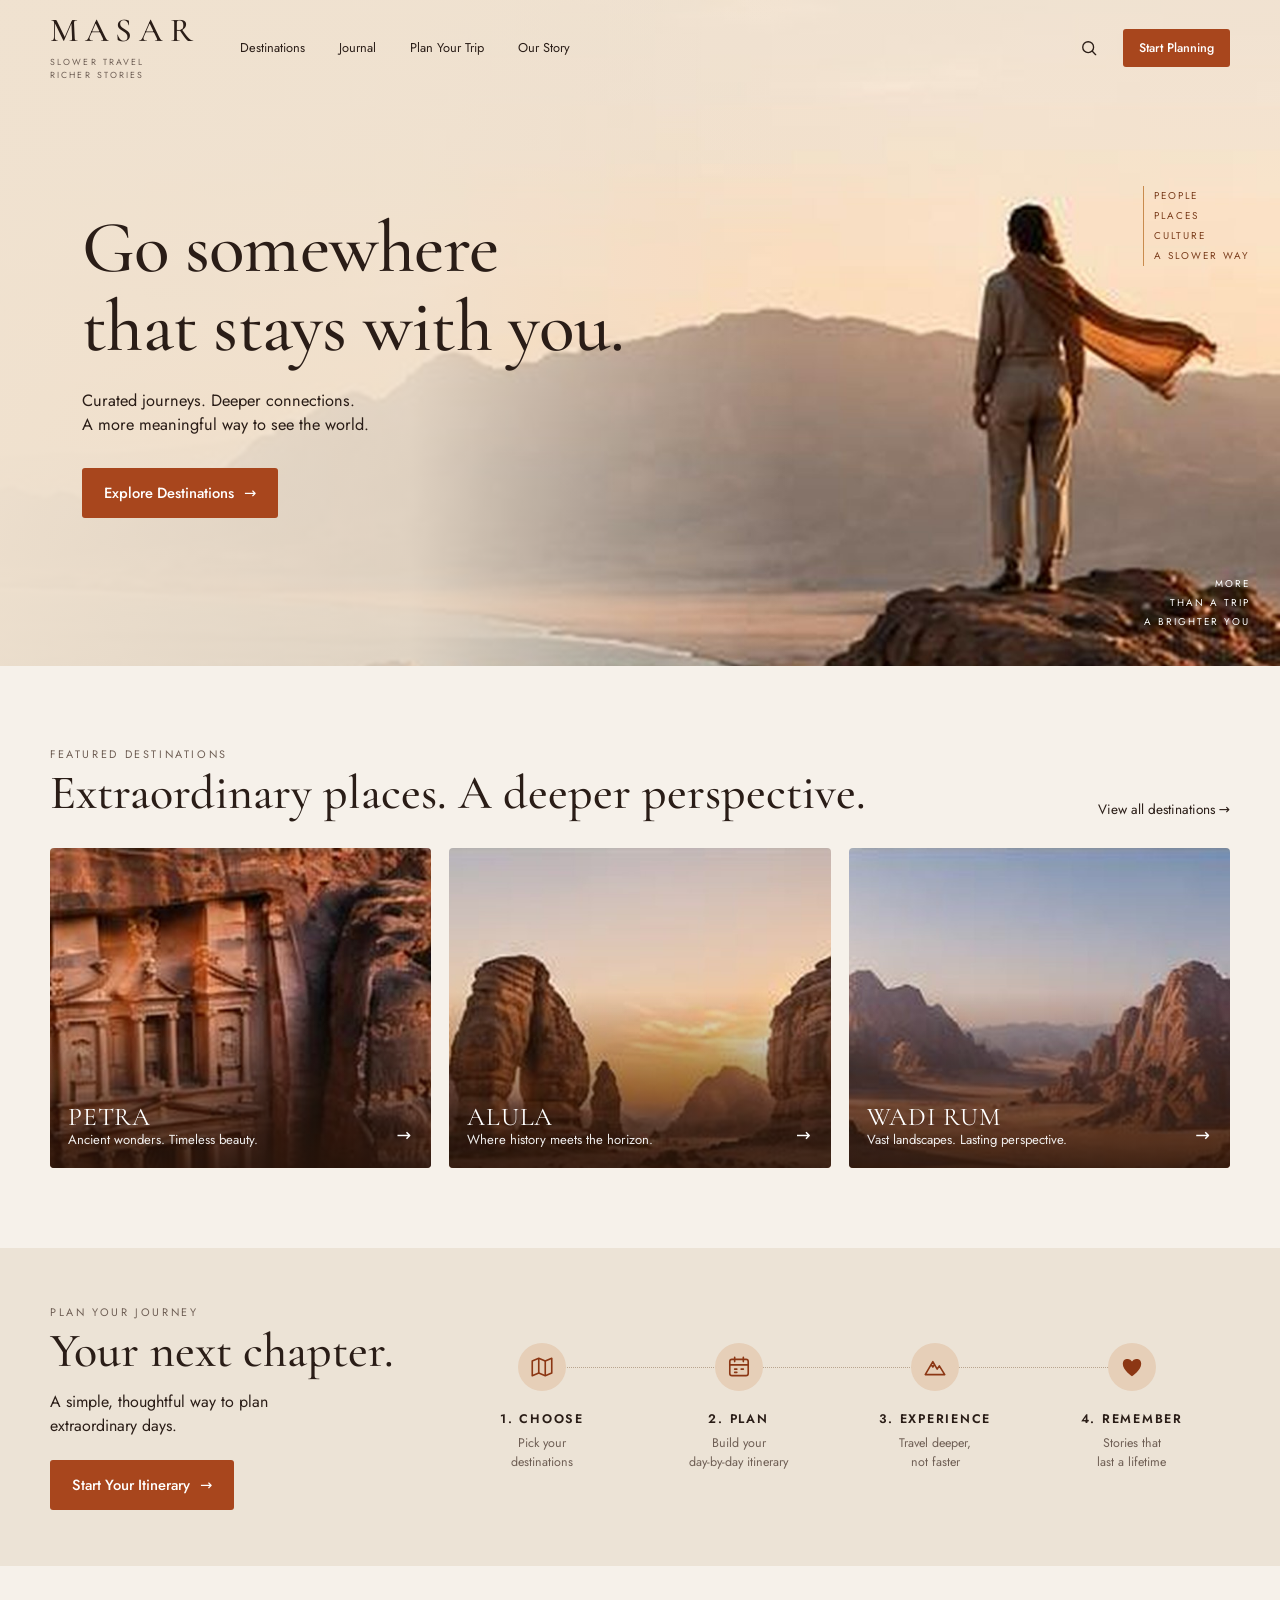
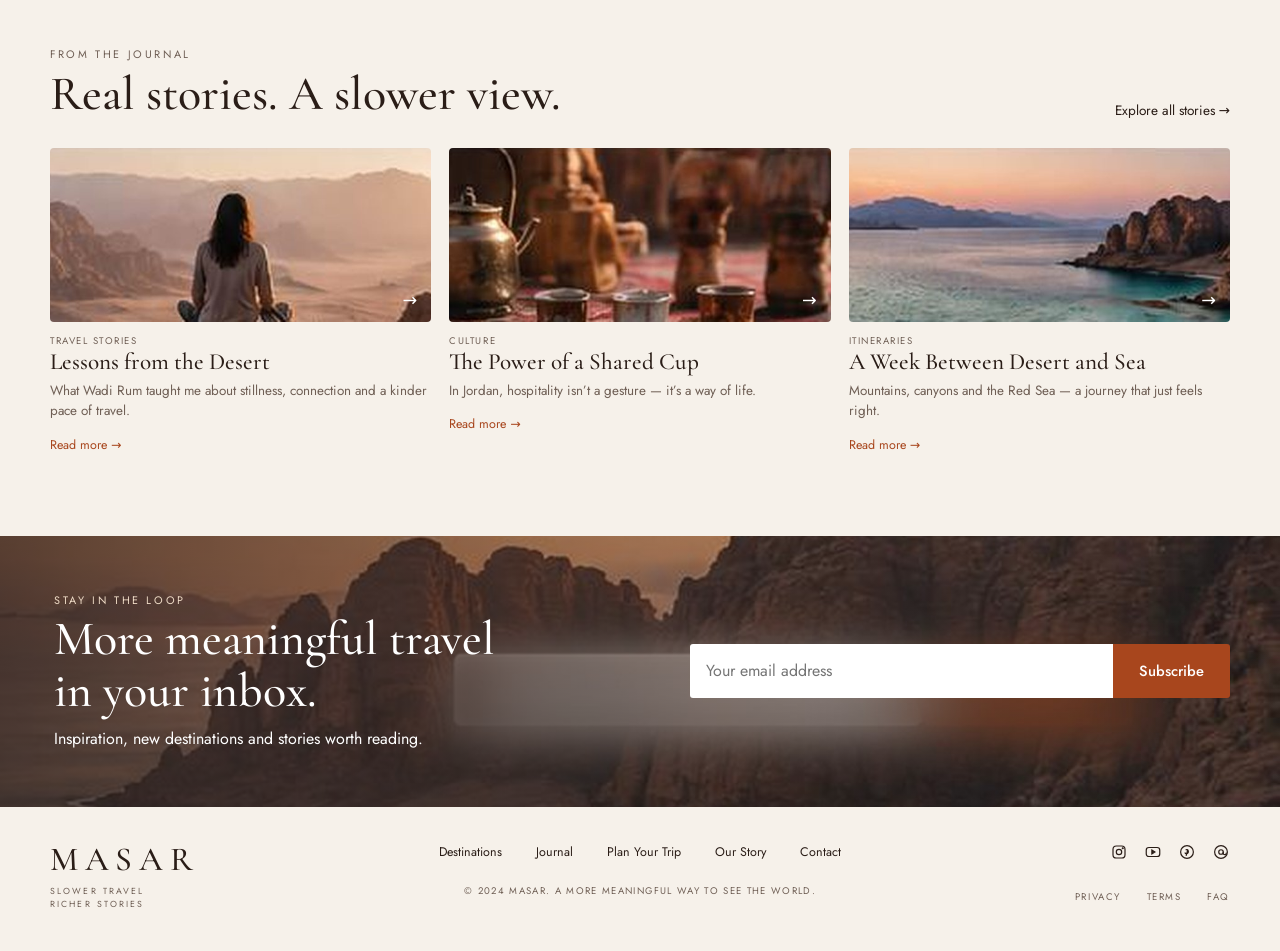
<file: projects/masar/index.html>
<!DOCTYPE html>
<html lang="en">
<head>
<meta charset="utf-8">
<meta name="viewport" content="width=device-width, initial-scale=1">
<title>MASAR — Slower travel, richer stories</title>
<link rel="icon" href="../../favicon.ico?v=2" type="image/x-icon">
<meta name="description" content="MASAR is an editorial slow-travel concept: curated journeys through Petra, AlUla and Wadi Rum, with a simple itinerary planner.">
<link rel="preconnect" href="https://fonts.googleapis.com">
<link rel="preconnect" href="https://fonts.gstatic.com" crossorigin>
<link href="https://fonts.googleapis.com/css2?family=Cormorant+Garamond:wght@400;500;600&family=Jost:wght@300;400;500;600&display=swap" rel="stylesheet">
<link rel="stylesheet" href="styles.css">
</head>
<body>
<a class="skip" href="#main">Skip to content</a>

<header class="site-header" id="header">
  <div class="wrap header-in">
    <a class="logo" href="#top" aria-label="MASAR home"><span class="logo-name">MASAR</span><span class="logo-tag">Slower travel<br>Richer stories</span></a>
    <nav class="nav" id="nav" aria-label="Primary">
      <a href="#destinations">Destinations</a>
      <a href="#journal">Journal</a>
      <a href="#plan">Plan Your Trip</a>
      <a href="#story">Our Story</a>
      <button class="btn btn-sm nav-cta" data-open-planner>Start Planning</button>
    </nav>
    <div class="header-actions">
      <button class="icon-btn" id="searchBtn" aria-label="Search destinations"><svg viewBox="0 0 24 24" width="20" height="20" fill="none" stroke="currentColor" stroke-width="1.6" stroke-linecap="round"><circle cx="11" cy="11" r="6.5"/><path d="m16 16 4 4"/></svg></button>
      <button class="btn btn-sm header-cta" data-open-planner>Start Planning</button>
      <button class="icon-btn burger" id="burger" aria-label="Open menu" aria-expanded="false" aria-controls="nav"><span></span><span></span><span></span></button>
    </div>
  </div>
  <form class="search" id="search" hidden role="search">
    <div class="wrap"><label class="sr" for="q">Search destinations</label><input id="q" type="search" placeholder="Search Petra, AlUla, Wadi Rum…" autocomplete="off"><div class="search-res" id="searchRes" aria-live="polite"></div></div>
  </form>
</header>

<main id="main">
<section class="hero" id="top">
  <div class="wrap hero-in">
    <h1>Go somewhere<br>that stays with you.</h1>
    <p class="lead">Curated journeys. Deeper connections.<br>A more meaningful way to see the world.</p>
    <a class="btn" href="#destinations">Explore Destinations <span aria-hidden="true">→</span></a>
  </div>
  <ul class="hero-side" aria-hidden="true"><li>People</li><li>Places</li><li>Culture</li><li>A slower way</li></ul>
  <p class="hero-note" aria-hidden="true">More<br>than a trip<br>a brighter you</p>
</section>

<section class="section" id="destinations">
  <div class="wrap">
    <div class="sec-head reveal">
      <div><p class="eyebrow">Featured destinations</p><h2>Extraordinary places. A deeper perspective.</h2></div>
      <a class="link-arrow" href="#destinations">View all destinations <span aria-hidden="true">→</span></a>
    </div>
    <div class="cards">
      <article class="dest reveal" data-id="petra">
        <img src="images/petra.jpg" alt="The rose-red carved facade of Al-Khazneh in Petra" loading="lazy" width="800" height="447">
        <div class="dest-cap"><h3>Petra</h3><p>Ancient wonders. Timeless beauty.</p></div>
        <button class="dest-btn" data-detail="petra" aria-label="Read about Petra"><span aria-hidden="true">→</span></button>
      </article>
      <article class="dest reveal" data-id="alula">
        <img src="images/alula.jpg" alt="Sandstone rock formations at sunset in AlUla" loading="lazy" width="800" height="447">
        <div class="dest-cap"><h3>AlUla</h3><p>Where history meets the horizon.</p></div>
        <button class="dest-btn" data-detail="alula" aria-label="Read about AlUla"><span aria-hidden="true">→</span></button>
      </article>
      <article class="dest reveal" data-id="wadirum">
        <img src="images/wadirum.jpg" alt="Red mountains rising from the sands of Wadi Rum" loading="lazy" width="800" height="447">
        <div class="dest-cap"><h3>Wadi Rum</h3><p>Vast landscapes. Lasting perspective.</p></div>
        <button class="dest-btn" data-detail="wadirum" aria-label="Read about Wadi Rum"><span aria-hidden="true">→</span></button>
      </article>
    </div>
  </div>
</section>

<section class="plan" id="plan">
  <div class="wrap plan-in">
    <div class="plan-intro reveal">
      <p class="eyebrow">Plan your journey</p>
      <h2>Your next chapter.</h2>
      <p>A simple, thoughtful way to plan extraordinary days.</p>
      <button class="btn" data-open-planner>Start Your Itinerary <span aria-hidden="true">→</span></button>
    </div>
    <ol class="steps reveal">
      <li><span class="ico"><svg viewBox="0 0 24 24" width="26" height="26" fill="none" stroke="currentColor" stroke-width="1.5" stroke-linejoin="round"><path d="M3 6.5 9 4l6 2.5L21 4v13.5L15 20l-6-2.5L3 20z"/><path d="M9 4v13.5M15 6.5V20"/></svg></span><h3>1. Choose</h3><p>Pick your<br>destinations</p></li>
      <li><span class="ico"><svg viewBox="0 0 24 24" width="26" height="26" fill="none" stroke="currentColor" stroke-width="1.5" stroke-linecap="round"><rect x="3.5" y="5" width="17" height="15" rx="2"/><path d="M3.5 10h17M8 3v4M16 3v4M8 14h2M14 14h2M8 17h2"/></svg></span><h3>2. Plan</h3><p>Build your<br>day-by-day itinerary</p></li>
      <li><span class="ico"><svg viewBox="0 0 24 24" width="26" height="26" fill="none" stroke="currentColor" stroke-width="1.5" stroke-linejoin="round"><path d="M3 19 10 7l4 7 2-3 5 8z"/><path d="m8.5 10 1.5 2 1.5-2"/></svg></span><h3>3. Experience</h3><p>Travel deeper,<br>not faster</p></li>
      <li><span class="ico"><svg viewBox="0 0 24 24" width="26" height="26" fill="currentColor"><path d="M12 20.5S3.5 15 3.5 9A4.5 4.5 0 0 1 12 7a4.5 4.5 0 0 1 8.5 2c0 6-8.5 11.5-8.5 11.5z"/></svg></span><h3>4. Remember</h3><p>Stories that<br>last a lifetime</p></li>
    </ol>
  </div>
</section>

<section class="section" id="journal">
  <div class="wrap">
    <div class="sec-head reveal">
      <div><p class="eyebrow">From the journal</p><h2>Real stories. A slower view.</h2></div>
      <a class="link-arrow" href="#journal">Explore all stories <span aria-hidden="true">→</span></a>
    </div>
    <div class="cards cards-j">
      <article class="post reveal">
        <a href="#journal" class="post-img"><img src="images/journal-1.jpg" alt="A woman sitting quietly on a rock above the Wadi Rum desert" loading="lazy" width="800" height="275"><span class="arr" aria-hidden="true">→</span></a>
        <p class="cat">Travel stories</p><h3>Lessons from the Desert</h3>
        <p>What Wadi Rum taught me about stillness, connection and a kinder pace of travel.</p>
        <a class="read" href="#journal">Read more <span aria-hidden="true">→</span></a>
      </article>
      <article class="post reveal">
        <a href="#journal" class="post-img"><img src="images/journal-2.jpg" alt="A copper teapot and small cups on a woven rug" loading="lazy" width="800" height="275"><span class="arr" aria-hidden="true">→</span></a>
        <p class="cat">Culture</p><h3>The Power of a Shared Cup</h3>
        <p>In Jordan, hospitality isn’t a gesture — it’s a way of life.</p>
        <a class="read" href="#journal">Read more <span aria-hidden="true">→</span></a>
      </article>
      <article class="post reveal">
        <a href="#journal" class="post-img"><img src="images/journal-3.jpg" alt="Turquoise Red Sea water beside a rocky coast at dusk" loading="lazy" width="800" height="275"><span class="arr" aria-hidden="true">→</span></a>
        <p class="cat">Itineraries</p><h3>A Week Between Desert and Sea</h3>
        <p>Mountains, canyons and the Red Sea — a journey that just feels right.</p>
        <a class="read" href="#journal">Read more <span aria-hidden="true">→</span></a>
      </article>
    </div>
  </div>
</section>

<section class="news" id="story">
  <div class="wrap news-in">
    <div class="news-copy">
      <p class="eyebrow">Stay in the loop</p>
      <h2>More meaningful travel<br>in your inbox.</h2>
      <p>Inspiration, new destinations and stories worth reading.</p>
    </div>
    <form class="news-form" id="newsForm" novalidate>
      <label class="sr" for="email">Email address</label>
      <input id="email" type="email" placeholder="Your email address" autocomplete="email" required>
      <button class="btn" type="submit">Subscribe</button>
      <p class="form-msg" id="newsMsg" role="status" aria-live="polite"></p>
    </form>
  </div>
</section>
</main>

<footer class="footer">
  <div class="wrap foot-in">
    <a class="logo" href="#top" aria-label="MASAR home"><span class="logo-name">MASAR</span><span class="logo-tag">Slower travel<br>Richer stories</span></a>
    <div class="foot-mid">
      <nav aria-label="Footer"><a href="#destinations">Destinations</a><a href="#journal">Journal</a><a href="#plan">Plan Your Trip</a><a href="#story">Our Story</a><a href="#story">Contact</a></nav>
      <p class="copy">© 2024 MASAR. A more meaningful way to see the world.</p>
    </div>
    <div class="foot-end">
      <div class="social">
        <a href="#top" aria-label="Instagram"><svg viewBox="0 0 24 24" width="18" height="18" fill="none" stroke="currentColor" stroke-width="1.6"><rect x="4" y="4" width="16" height="16" rx="4.5"/><circle cx="12" cy="12" r="3.6"/><circle cx="17" cy="7" r=".6" fill="currentColor"/></svg></a>
        <a href="#top" aria-label="YouTube"><svg viewBox="0 0 24 24" width="18" height="18" fill="none" stroke="currentColor" stroke-width="1.6"><rect x="3" y="6" width="18" height="12" rx="3.5"/><path d="m10.500 9.500 4 2.500-4 2.500z" fill="currentColor"/></svg></a>
        <a href="#top" aria-label="Pinterest"><svg viewBox="0 0 24 24" width="18" height="18" fill="none" stroke="currentColor" stroke-width="1.6" stroke-linecap="round"><circle cx="12" cy="12" r="8.5"/><path d="M11 16.500 13 9m-3.500 4c0 2 3.500 2 4.200-.5.700-2.500-1-4-3-3.500"/></svg></a>
        <a href="#top" aria-label="Email"><svg viewBox="0 0 24 24" width="18" height="18" fill="none" stroke="currentColor" stroke-width="1.6" stroke-linecap="round"><circle cx="12" cy="12" r="8.500"/><circle cx="12" cy="12" r="3"/><path d="M15 12v1.500a2 2 0 0 0 4 0"/></svg></a>
      </div>
      <p class="legal"><a href="#top">Privacy</a><a href="#top">Terms</a><a href="#top">FAQ</a></p>
    </div>
  </div>
</footer>

<div class="modal" id="detailModal" hidden>
  <div class="modal-bg" data-close></div>
  <div class="dialog" role="dialog" aria-modal="true" aria-labelledby="dTitle">
    <button class="close" data-close aria-label="Close">×</button>
    <img id="dImg" alt="">
    <div class="dialog-body">
      <p class="eyebrow" id="dMeta"></p>
      <h2 id="dTitle"></h2>
      <p id="dText"></p>
      <ul class="facts" id="dFacts"></ul>
      <button class="btn" id="dAdd">Add to trip</button>
    </div>
  </div>
</div>

<div class="modal" id="plannerModal" hidden>
  <div class="modal-bg" data-close></div>
  <div class="dialog planner" role="dialog" aria-modal="true" aria-labelledby="pTitle">
    <button class="close" data-close aria-label="Close">×</button>
    <div class="dialog-body">
      <p class="eyebrow">Plan your journey</p>
      <h2 id="pTitle">Build your itinerary</h2>
      <div class="planner-grid">
        <div>
          <label class="lbl" for="startDate">Start date</label>
          <input type="date" id="startDate">
          <p class="lbl">Destinations &amp; days</p>
          <div id="pList" class="plist"></div>
          <button class="btn btn-ghost" id="pClear" type="button">Clear trip</button>
        </div>
        <div class="summary" aria-live="polite">
          <h3>Your itinerary <span id="pTotal"></span></h3>
          <ol id="pDays" class="days"></ol>
          <p class="saved" id="pSaved"></p>
        </div>
      </div>
    </div>
  </div>
</div>
<div class="toast" id="toast" role="status" aria-live="polite"></div>
<script src="script.js"></script>
</body>
</html>
</file>
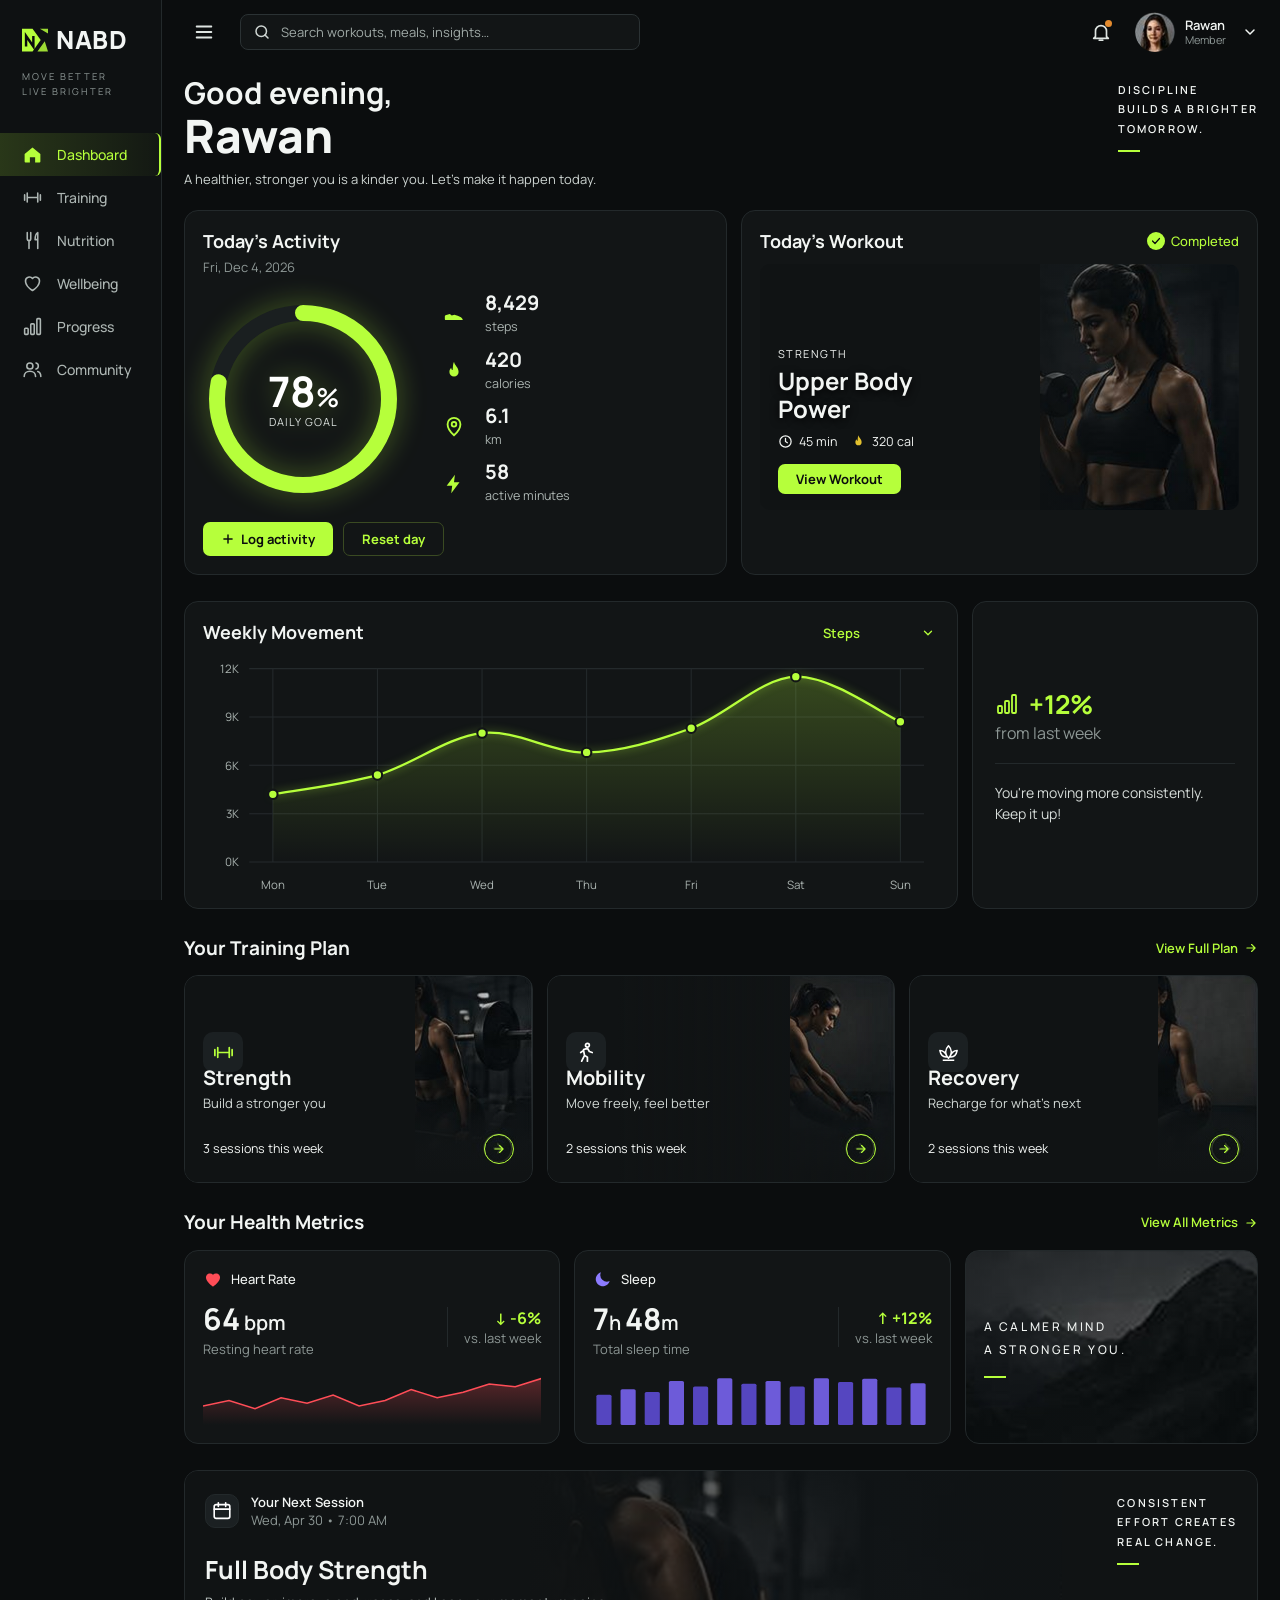
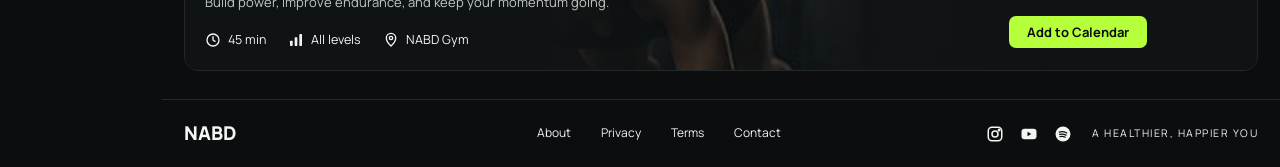
<file: projects/nabd/index.html>
<!DOCTYPE html>
<html lang="en">
<head>
<meta charset="utf-8">
<meta name="viewport" content="width=device-width, initial-scale=1">
<title>NABD — Move better, live brighter</title>
<link rel="icon" href="../../favicon.ico?v=2" type="image/x-icon">
<meta name="description" content="NABD is a fitness dashboard concept: activity ring, weekly movement chart, training plans and health metrics.">
<meta name="theme-color" content="#0b0d0e">
<link rel="preconnect" href="https://fonts.googleapis.com">
<link rel="preconnect" href="https://fonts.gstatic.com" crossorigin>
<link href="https://fonts.googleapis.com/css2?family=Manrope:wght@400;500;600;700;800&display=swap" rel="stylesheet">
<link rel="stylesheet" href="styles.css">
</head>
<body>
<svg width="0" height="0" style="position:absolute" aria-hidden="true">
<defs>
<symbol id="i-home" viewBox="0 0 24 24"><path d="M3 11.5 12 4l9 7.5V20a1 1 0 0 1-1 1h-5v-6H9v6H4a1 1 0 0 1-1-1z" fill="currentColor"/></symbol>
<symbol id="i-dumbbell" viewBox="0 0 24 24" fill="none" stroke="currentColor" stroke-width="1.8" stroke-linecap="round"><path d="M3 9v6M6 7v10M18 7v10M21 9v6M6 12h12"/></symbol>
<symbol id="i-fork" viewBox="0 0 24 24" fill="none" stroke="currentColor" stroke-width="1.8" stroke-linecap="round" stroke-linejoin="round"><path d="M6 3v7a2 2 0 0 0 2 2v9M10 3v7a2 2 0 0 1-2 2M6 3v7M18 21V3c-2 1-3 4-3 8h3"/></symbol>
<symbol id="i-heart" viewBox="0 0 24 24" fill="none" stroke="currentColor" stroke-width="1.8" stroke-linejoin="round"><path d="M12 20s-8-5-8-11a4.5 4.5 0 0 1 8-2.7A4.5 4.5 0 0 1 20 9c0 6-8 11-8 11z"/></symbol>
<symbol id="i-heart-f" viewBox="0 0 24 24"><path d="M12 21s-8.5-5.3-8.5-11.5A5 5 0 0 1 12 6.8a5 5 0 0 1 8.5 2.7C20.5 15.7 12 21 12 21z" fill="currentColor"/></symbol>
<symbol id="i-bars" viewBox="0 0 24 24" fill="none" stroke="currentColor" stroke-width="1.8" stroke-linejoin="round"><rect x="3" y="14" width="4" height="7" rx="1"/><rect x="10" y="9" width="4" height="12" rx="1"/><rect x="17" y="3" width="4" height="18" rx="1"/></symbol>
<symbol id="i-users" viewBox="0 0 24 24" fill="none" stroke="currentColor" stroke-width="1.8" stroke-linecap="round"><circle cx="9" cy="8" r="3.5"/><path d="M2.5 20c0-3.6 2.9-6 6.5-6s6.5 2.4 6.5 6M16 4.6a3.5 3.5 0 0 1 0 6.8M18 14.3c2 .7 3.5 2.5 3.5 5.7"/></symbol>
<symbol id="i-search" viewBox="0 0 24 24" fill="none" stroke="currentColor" stroke-width="2" stroke-linecap="round"><circle cx="11" cy="11" r="7"/><path d="m20 20-4-4"/></symbol>
<symbol id="i-bell" viewBox="0 0 24 24" fill="none" stroke="currentColor" stroke-width="1.8" stroke-linecap="round" stroke-linejoin="round"><path d="M6 17V11a6 6 0 0 1 12 0v6l2 2H4zM10 21h4"/></symbol>
<symbol id="i-chev" viewBox="0 0 24 24" fill="none" stroke="currentColor" stroke-width="2.2" stroke-linecap="round" stroke-linejoin="round"><path d="m6 9 6 6 6-6"/></symbol>
<symbol id="i-arrow" viewBox="0 0 24 24" fill="none" stroke="currentColor" stroke-width="2" stroke-linecap="round" stroke-linejoin="round"><path d="M5 12h14M13 6l6 6-6 6"/></symbol>
<symbol id="i-shoe" viewBox="0 0 24 24"><path d="M2 15c0-1 .5-1.5 1.5-1.8l4-1.2 2 1.5 3-.8c2 .5 5 1.5 7 2.8 1.5 1 2 2 2 3H3c-1 0-1-1-1-2z" fill="currentColor"/></symbol>
<symbol id="i-flame" viewBox="0 0 24 24"><path d="M12 2c.5 4 5 6 5 11a5 5 0 0 1-10 0c0-2 1-3.5 2-4.5 0 2 1 2.5 1.5 2.5C11 8 10.5 5 12 2z" fill="currentColor"/></symbol>
<symbol id="i-pin" viewBox="0 0 24 24" fill="none" stroke="currentColor" stroke-width="2" stroke-linecap="round"><path d="M12 21s7-6 7-12a7 7 0 0 0-14 0c0 6 7 12 7 12z"/><circle cx="12" cy="9" r="2.5"/></symbol>
<symbol id="i-bolt" viewBox="0 0 24 24"><path d="M13 2 4 14h6l-1 8 9-12h-6z" fill="currentColor"/></symbol>
<symbol id="i-clock" viewBox="0 0 24 24" fill="none" stroke="currentColor" stroke-width="2" stroke-linecap="round"><circle cx="12" cy="12" r="9"/><path d="M12 7v5l3 2"/></symbol>
<symbol id="i-check" viewBox="0 0 24 24" fill="none" stroke="currentColor" stroke-width="2.5" stroke-linecap="round" stroke-linejoin="round"><path d="m5 12 5 5 9-10"/></symbol>
<symbol id="i-run" viewBox="0 0 24 24" fill="none" stroke="currentColor" stroke-width="1.8" stroke-linecap="round" stroke-linejoin="round"><circle cx="14" cy="4.5" r="2"/><path d="m8 21 3-6 3 2v4M10 9l4-1.5 2 3.5 3 1M11 15l-1-5-3 2"/></symbol>
<symbol id="i-lotus" viewBox="0 0 24 24" fill="none" stroke="currentColor" stroke-width="1.6" stroke-linejoin="round"><path d="M12 5c2 2 3 4 3 6.5S14 16 12 18c-2-2-3-4-3-6.5S10 7 12 5zM3 10c3 0 6 2 7.5 6.5C7 17 4 15 3 10zM21 10c-3 0-6 2-7.5 6.5 3.5.5 6.5-1.5 7.5-6.5zM6 20h12"/></symbol>
<symbol id="i-moon" viewBox="0 0 24 24"><path d="M20 14.5A8 8 0 0 1 9.5 4 8.5 8.5 0 1 0 20 14.5z" fill="currentColor"/></symbol>
<symbol id="i-cal" viewBox="0 0 24 24" fill="none" stroke="currentColor" stroke-width="1.8" stroke-linecap="round" stroke-linejoin="round"><rect x="3.5" y="5" width="17" height="15" rx="2"/><path d="M3.5 10h17M8 3v4M16 3v4"/></symbol>
<symbol id="i-level" viewBox="0 0 24 24" fill="currentColor"><rect x="3" y="13" width="4" height="8" rx="1"/><rect x="10" y="8" width="4" height="13" rx="1"/><rect x="17" y="3" width="4" height="18" rx="1"/></symbol>
<symbol id="i-menu" viewBox="0 0 24 24" fill="none" stroke="currentColor" stroke-width="2" stroke-linecap="round"><path d="M4 6h16M4 12h16M4 18h16"/></symbol>
<symbol id="i-plus" viewBox="0 0 24 24" fill="none" stroke="currentColor" stroke-width="2.5" stroke-linecap="round"><path d="M12 5v14M5 12h14"/></symbol>
<symbol id="i-ig" viewBox="0 0 24 24" fill="none" stroke="currentColor" stroke-width="2"><rect x="3" y="3" width="18" height="18" rx="5"/><circle cx="12" cy="12" r="4"/><circle cx="17.5" cy="6.5" r="1" fill="currentColor"/></symbol>
<symbol id="i-yt" viewBox="0 0 24 24"><rect x="2" y="5" width="20" height="14" rx="4" fill="currentColor"/><path d="m10 9 5 3-5 3z" fill="#0b0d0e"/></symbol>
<symbol id="i-sp" viewBox="0 0 24 24"><circle cx="12" cy="12" r="10" fill="currentColor"/><path d="M7 9.5c3.5-1 7-.5 10 1.2M7.5 12.5c3-.8 6-.4 8.5 1M8 15.5c2.5-.6 5-.3 7 .8" stroke="#0b0d0e" stroke-width="1.6" stroke-linecap="round" fill="none"/></symbol>
<symbol id="i-logo" viewBox="0 0 32 28"><path d="M0 0h13l10 14L13 28H0z" fill="currentColor"/><path d="M15 0h17v6L22 0zM32 28H19l9-12.5z" fill="currentColor" opacity=".85"/><path d="M5 22V9l9 13V9" stroke="#0b0d0e" stroke-width="3" fill="none"/></symbol>
</defs>
</svg>

<a class="skip" href="#main">Skip to content</a>

<div class="app" id="app">
  <aside class="sidebar" id="sidebar" aria-label="Primary">
    <a class="brand" href="#/dashboard" aria-label="NABD home">
      <span class="brand-row"><svg class="logo" aria-hidden="true"><use href="#i-logo"/></svg><span class="brand-name">NABD</span></span>
      <span class="tagline">Move better<br>Live brighter</span>
    </a>
    <nav class="nav" aria-label="Main navigation">
      <a href="#/dashboard" data-nav="dashboard"><svg aria-hidden="true"><use href="#i-home"/></svg><span>Dashboard</span></a>
      <a href="#/training" data-nav="training"><svg aria-hidden="true"><use href="#i-dumbbell"/></svg><span>Training</span></a>
      <a href="#/nutrition" data-nav="nutrition"><svg aria-hidden="true"><use href="#i-fork"/></svg><span>Nutrition</span></a>
      <a href="#/wellbeing" data-nav="wellbeing"><svg aria-hidden="true"><use href="#i-heart"/></svg><span>Wellbeing</span></a>
      <a href="#/progress" data-nav="progress"><svg aria-hidden="true"><use href="#i-bars"/></svg><span>Progress</span></a>
      <a href="#/community" data-nav="community"><svg aria-hidden="true"><use href="#i-users"/></svg><span>Community</span></a>
    </nav>
  </aside>

  <div class="content">
    <header class="topbar">
      <button class="icon-btn collapse" id="collapseBtn" aria-label="Toggle sidebar" aria-expanded="true" aria-controls="sidebar"><svg aria-hidden="true"><use href="#i-menu"/></svg></button>
      <form class="search" role="search" id="searchForm" onsubmit="return false">
        <svg aria-hidden="true"><use href="#i-search"/></svg>
        <label class="sr" for="search">Search</label>
        <input id="search" type="search" placeholder="Search workouts, meals, insights…" autocomplete="off">
      </form>
      <div class="top-right">
        <div class="bell-wrap">
          <button class="icon-btn" id="bellBtn" aria-label="Notifications" aria-expanded="false" aria-controls="notifs"><svg aria-hidden="true"><use href="#i-bell"/></svg><i class="dot" id="bellDot"></i></button>
          <div class="popover" id="notifs" hidden>
            <strong>Notifications</strong>
            <ul>
              <li>Upper Body Power completed. Great work!</li>
              <li>Your next session is Wed at 7:00 AM.</li>
              <li>You hit 78% of your daily goal.</li>
            </ul>
          </div>
        </div>
        <div class="user"><img src="images/avatar.jpg" alt="" width="40" height="40"><span><b>Rawan</b><small>Member</small></span><svg aria-hidden="true"><use href="#i-chev"/></svg></div>
      </div>
    </header>

    <main id="main" tabindex="-1">
      <p class="empty" id="noResults" hidden>No results match your search.</p>

      <!-- DASHBOARD -->
      <section class="view" data-view="dashboard" aria-labelledby="hello">
        <div class="hero">
          <div>
            <h1 id="hello"><span class="greet">Good morning,</span><span class="big">Rawan</span></h1>
            <p class="sub">A healthier, stronger you is a kinder you. Let's make it happen today.</p>
          </div>
          <p class="motto">Discipline<br>builds a brighter<br>tomorrow.<i></i></p>
        </div>

        <div class="row r-top">
          <article class="card activity" data-search="activity steps calories km active minutes ring goal">
            <div class="card-head"><div><h2>Today's Activity</h2><p class="muted" id="today"></p></div></div>
            <div class="act-body">
              <div class="ring" role="img" id="ringWrap" aria-label="Daily goal progress">
                <svg viewBox="0 0 200 200" aria-hidden="true">
                  <circle class="track" cx="100" cy="100" r="86"/>
                  <circle class="prog" id="ringProg" cx="100" cy="100" r="86" transform="rotate(-90 100 100)"/>
                </svg>
                <div class="ring-txt"><b><span id="pct">0</span><small>%</small></b><span>Daily goal</span></div>
              </div>
              <ul class="stats">
                <li><span class="si"><svg aria-hidden="true"><use href="#i-shoe"/></svg></span><div><b id="stSteps">0</b><small>steps</small></div></li>
                <li><span class="si"><svg aria-hidden="true"><use href="#i-flame"/></svg></span><div><b id="stCal">0</b><small>calories</small></div></li>
                <li><span class="si"><svg aria-hidden="true"><use href="#i-pin"/></svg></span><div><b id="stKm">0</b><small>km</small></div></li>
                <li><span class="si"><svg aria-hidden="true"><use href="#i-bolt"/></svg></span><div><b id="stMin">0</b><small>active minutes</small></div></li>
              </ul>
            </div>
            <div class="act-actions">
              <button class="btn" id="logBtn"><svg aria-hidden="true"><use href="#i-plus"/></svg>Log activity</button>
              <button class="btn ghost" id="resetBtn">Reset day</button>
            </div>
          </article>

          <article class="card workout" data-search="workout upper body power strength">
            <div class="card-head"><h2>Today's Workout</h2><span class="done" id="doneBadge"><svg aria-hidden="true"><use href="#i-check"/></svg>Completed</span></div>
            <div class="wk-photo">
              <div class="wk-txt">
                <small>Strength</small>
                <h3>Upper Body<br>Power</h3>
                <p><span><svg aria-hidden="true"><use href="#i-clock"/></svg>45 min</span><span><svg class="fl" aria-hidden="true"><use href="#i-flame"/></svg>320 cal</span></p>
                <button class="btn" id="viewWorkout">View Workout</button>
              </div>
            </div>
          </article>
        </div>

        <div class="row r-mid">
          <article class="card chart-card" data-search="weekly movement chart steps calories active minutes">
            <div class="card-head">
              <h2 id="chartTitle">Weekly Movement</h2>
              <div class="select"><label class="sr" for="metric">Metric</label>
                <select id="metric"><option value="steps">Steps</option><option value="calories">Calories</option><option value="minutes">Active minutes</option></select>
                <svg aria-hidden="true"><use href="#i-chev"/></svg></div>
            </div>
            <div class="chart" id="chart"><div class="tip" id="tip" role="status" hidden></div></div>
          </article>
          <article class="card trend" data-search="trend week improvement">
            <p class="trend-big"><svg aria-hidden="true"><use href="#i-bars"/></svg><b id="trendPct">+12%</b></p>
            <p class="muted lg">from last week</p>
            <hr>
            <p class="msg">You're moving more consistently. Keep it up!</p>
          </article>
        </div>

        <div class="sec-head"><h2>Your Training Plan</h2><a class="more" href="#/training">View Full Plan<svg aria-hidden="true"><use href="#i-arrow"/></svg></a></div>
        <div class="row r-plan">
          <a class="card plan" href="#/training" data-search="strength training plan build stronger" style="--img:url(images/strength.jpg)">
            <span class="pi"><svg aria-hidden="true"><use href="#i-dumbbell"/></svg></span><h3>Strength</h3><p>Build a stronger you</p>
            <div class="pf"><span>3 sessions this week</span><i class="go"><svg aria-hidden="true"><use href="#i-arrow"/></svg></i></div>
          </a>
          <a class="card plan" href="#/training" data-search="mobility training plan move freely" style="--img:url(images/mobility.jpg)">
            <span class="pi"><svg aria-hidden="true"><use href="#i-run"/></svg></span><h3>Mobility</h3><p>Move freely, feel better</p>
            <div class="pf"><span>2 sessions this week</span><i class="go"><svg aria-hidden="true"><use href="#i-arrow"/></svg></i></div>
          </a>
          <a class="card plan" href="#/training" data-search="recovery training plan recharge" style="--img:url(images/recovery.jpg)">
            <span class="pi"><svg aria-hidden="true"><use href="#i-lotus"/></svg></span><h3>Recovery</h3><p>Recharge for what's next</p>
            <div class="pf"><span>2 sessions this week</span><i class="go"><svg aria-hidden="true"><use href="#i-arrow"/></svg></i></div>
          </a>
        </div>

        <div class="sec-head"><h2>Your Health Metrics</h2><a class="more" href="#/progress">View All Metrics<svg aria-hidden="true"><use href="#i-arrow"/></svg></a></div>
        <div class="row r-health">
          <article class="card hm" data-search="heart rate bpm resting health">
            <p class="hm-t"><svg class="red" aria-hidden="true"><use href="#i-heart-f"/></svg>Heart Rate</p>
            <div class="hm-main"><div><b>64<small> bpm</small></b><span class="muted">Resting heart rate</span></div><div class="delta"><b class="down">↓ -6%</b><span class="muted">vs. last week</span></div></div>
            <div class="spark" id="hrSpark"></div>
          </article>
          <article class="card hm" data-search="sleep hours rest health">
            <p class="hm-t"><svg class="vio" aria-hidden="true"><use href="#i-moon"/></svg>Sleep</p>
            <div class="hm-main"><div><b>7<small>h </small>48<small>m</small></b><span class="muted">Total sleep time</span></div><div class="delta"><b class="up">↑ +12%</b><span class="muted">vs. last week</span></div></div>
            <div class="spark" id="sleepBars"></div>
          </article>
          <article class="card quote" data-search="quote calmer mind stronger you motivation" style="--img:url(images/quote.jpg)"><p>A calmer mind<br>a stronger you.<i></i></p></article>
        </div>

        <article class="card session" data-search="next session full body strength calendar" style="--img:url(images/session.jpg)">
          <div class="ses-main">
            <div class="ses-head"><span class="si sq"><svg aria-hidden="true"><use href="#i-cal"/></svg></span><div><b>Your Next Session</b><span class="muted">Wed, Apr 30 • 7:00 AM</span></div></div>
            <h3>Full Body Strength</h3>
            <p class="muted">Build power, improve endurance, and keep your momentum going.</p>
            <div class="meta"><span><svg aria-hidden="true"><use href="#i-clock"/></svg>45 min</span><span><svg aria-hidden="true"><use href="#i-level"/></svg>All levels</span><span><svg aria-hidden="true"><use href="#i-pin"/></svg>NABD Gym</span></div>
          </div>
          <div class="ses-side"><button class="btn" id="icsBtn">Add to Calendar</button><p class="motto sm">Consistent<br>effort creates<br>real change.<i></i></p></div>
        </article>
      </section>

      <!-- TRAINING -->
      <section class="view" data-view="training" aria-labelledby="t-h" hidden>
        <div class="page-head"><h1 id="t-h">Training</h1><p class="sub">Your week at a glance. Tick sessions off as you complete them.</p></div>
        <div class="card" data-search="training progress week">
          <div class="card-head"><h2>Weekly progress</h2><b class="lime" id="tCount"></b></div>
          <div class="bar"><i id="tBar"></i></div>
        </div>
        <ul class="list" id="workoutList"></ul>
      </section>

      <!-- NUTRITION -->
      <section class="view" data-view="nutrition" aria-labelledby="n-h" hidden>
        <div class="page-head"><h1 id="n-h">Nutrition</h1><p class="sub">Fuel your body — track water and meals.</p></div>
        <div class="grid2">
          <article class="card" data-search="water hydration glasses">
            <div class="card-head"><h2>Hydration</h2><b class="lime" id="wCount"></b></div>
            <div class="glasses" id="glasses" role="group" aria-label="Water glasses"></div>
            <p class="muted">Tap a glass to log it. Goal: 8 glasses.</p>
          </article>
          <article class="card" data-search="calories macros protein carbs fat">
            <div class="card-head"><h2>Calories</h2><b class="lime" id="kcalTotal"></b></div>
            <div class="bar"><i id="kcalBar"></i></div>
            <ul class="macros" id="macros"></ul>
          </article>
        </div>
        <article class="card" data-search="meals breakfast lunch dinner snack">
          <div class="card-head"><h2>Meals</h2></div>
          <ul class="list flat" id="mealList"></ul>
          <form class="inline-form" id="mealForm">
            <label class="sr" for="mealName">Meal name</label><input id="mealName" placeholder="Meal name" required maxlength="40">
            <label class="sr" for="mealKcal">Calories</label><input id="mealKcal" type="number" min="1" max="3000" placeholder="kcal" required>
            <button class="btn" type="submit">Add meal</button>
          </form>
        </article>
      </section>

      <!-- WELLBEING -->
      <section class="view" data-view="wellbeing" aria-labelledby="w-h" hidden>
        <div class="page-head"><h1 id="w-h">Wellbeing</h1><p class="sub">A calmer mind, a stronger you.</p></div>
        <div class="grid2">
          <article class="card" data-search="mood check in feeling">
            <div class="card-head"><h2>How are you feeling?</h2></div>
            <div class="moods" id="moods" role="radiogroup" aria-label="Mood"></div>
            <p class="muted" id="moodMsg"></p>
          </article>
          <article class="card" data-search="breathing breathe calm meditation">
            <div class="card-head"><h2>Box breathing</h2></div>
            <div class="breath"><div class="orb" id="orb"><span id="orbTxt">Ready</span></div></div>
            <div class="act-actions"><button class="btn" id="breathBtn">Start</button></div>
          </article>
        </div>
        <article class="card" data-search="sleep goal bedtime">
          <div class="card-head"><h2>Sleep goal</h2><b class="lime" id="sleepOut"></b></div>
          <label class="sr" for="sleepRange">Sleep goal hours</label>
          <input type="range" id="sleepRange" min="5" max="10" step="0.5">
          <p class="muted">Last night: 7h 48m. Adjust your nightly target.</p>
        </article>
      </section>

      <!-- PROGRESS -->
      <section class="view" data-view="progress" aria-labelledby="p-h" hidden>
        <div class="page-head"><h1 id="p-h">Progress</h1><p class="sub">Track how far you've come.</p></div>
        <div class="grid3" id="kpis"></div>
        <article class="card" data-search="progress bars month weekly">
          <div class="card-head"><h2>Last 8 weeks</h2></div>
          <div class="chart" id="barChart"></div>
        </article>
        <article class="card" data-search="personal records best">
          <div class="card-head"><h2>Personal records</h2></div>
          <ul class="list flat" id="prList"></ul>
        </article>
      </section>

      <!-- COMMUNITY -->
      <section class="view" data-view="community" aria-labelledby="c-h" hidden>
        <div class="page-head"><h1 id="c-h">Community</h1><p class="sub">Move together. Join a challenge.</p></div>
        <ul class="list" id="challengeList"></ul>
        <article class="card" data-search="leaderboard ranking members">
          <div class="card-head"><h2>Weekly leaderboard</h2></div>
          <ol class="board" id="board"></ol>
        </article>
      </section>
    </main>

    <footer class="footer">
      <b class="f-brand">NABD</b>
      <nav aria-label="Footer"><a href="#/dashboard">About</a><a href="#/dashboard">Privacy</a><a href="#/dashboard">Terms</a><a href="#/community">Contact</a></nav>
      <div class="social"><a href="#/community" aria-label="Instagram"><svg><use href="#i-ig"/></svg></a><a href="#/community" aria-label="YouTube"><svg><use href="#i-yt"/></svg></a><a href="#/community" aria-label="Spotify"><svg><use href="#i-sp"/></svg></a></div>
      <small>A healthier, happier you</small>
    </footer>
  </div>
</div>

<nav class="bottom-nav" aria-label="Mobile navigation" id="bottomNav">
  <a href="#/dashboard" data-nav="dashboard"><svg aria-hidden="true"><use href="#i-home"/></svg><span>Home</span></a>
  <a href="#/training" data-nav="training"><svg aria-hidden="true"><use href="#i-dumbbell"/></svg><span>Train</span></a>
  <a href="#/nutrition" data-nav="nutrition"><svg aria-hidden="true"><use href="#i-fork"/></svg><span>Eat</span></a>
  <a href="#/wellbeing" data-nav="wellbeing"><svg aria-hidden="true"><use href="#i-heart"/></svg><span>Well</span></a>
  <a href="#/progress" data-nav="progress"><svg aria-hidden="true"><use href="#i-bars"/></svg><span>Stats</span></a>
  <a href="#/community" data-nav="community"><svg aria-hidden="true"><use href="#i-users"/></svg><span>Social</span></a>
</nav>

<dialog id="workoutDlg" aria-labelledby="wd-t">
  <form method="dialog" class="dlg-x"><button class="icon-btn" aria-label="Close">✕</button></form>
  <small class="lime">Strength</small>
  <h2 id="wd-t">Upper Body Power</h2>
  <div class="timer" role="timer" aria-live="off"><b id="timerOut">45:00</b></div>
  <div class="act-actions">
    <button class="btn" id="tStart">Start</button><button class="btn ghost" id="tReset">Reset</button>
  </div>
  <ul class="ex" id="exList"></ul>
</dialog>

<dialog id="logDlg" aria-labelledby="ld-t">
  <form method="dialog" class="dlg-x"><button class="icon-btn" aria-label="Close">✕</button></form>
  <h2 id="ld-t">Log activity</h2>
  <form id="logForm" class="stack">
    <label for="logSteps">Steps to add</label>
    <input id="logSteps" type="number" min="1" max="50000" value="500" required>
    <div class="chips" id="logChips"><button type="button" class="chip" data-v="500">+500</button><button type="button" class="chip" data-v="1000">+1,000</button><button type="button" class="chip" data-v="2500">+2,500</button></div>
    <button class="btn" type="submit">Add</button>
  </form>
</dialog>

<div class="toast" id="toast" role="status" aria-live="polite"></div>
<script src="script.js"></script>
</body>
</html>
</file>
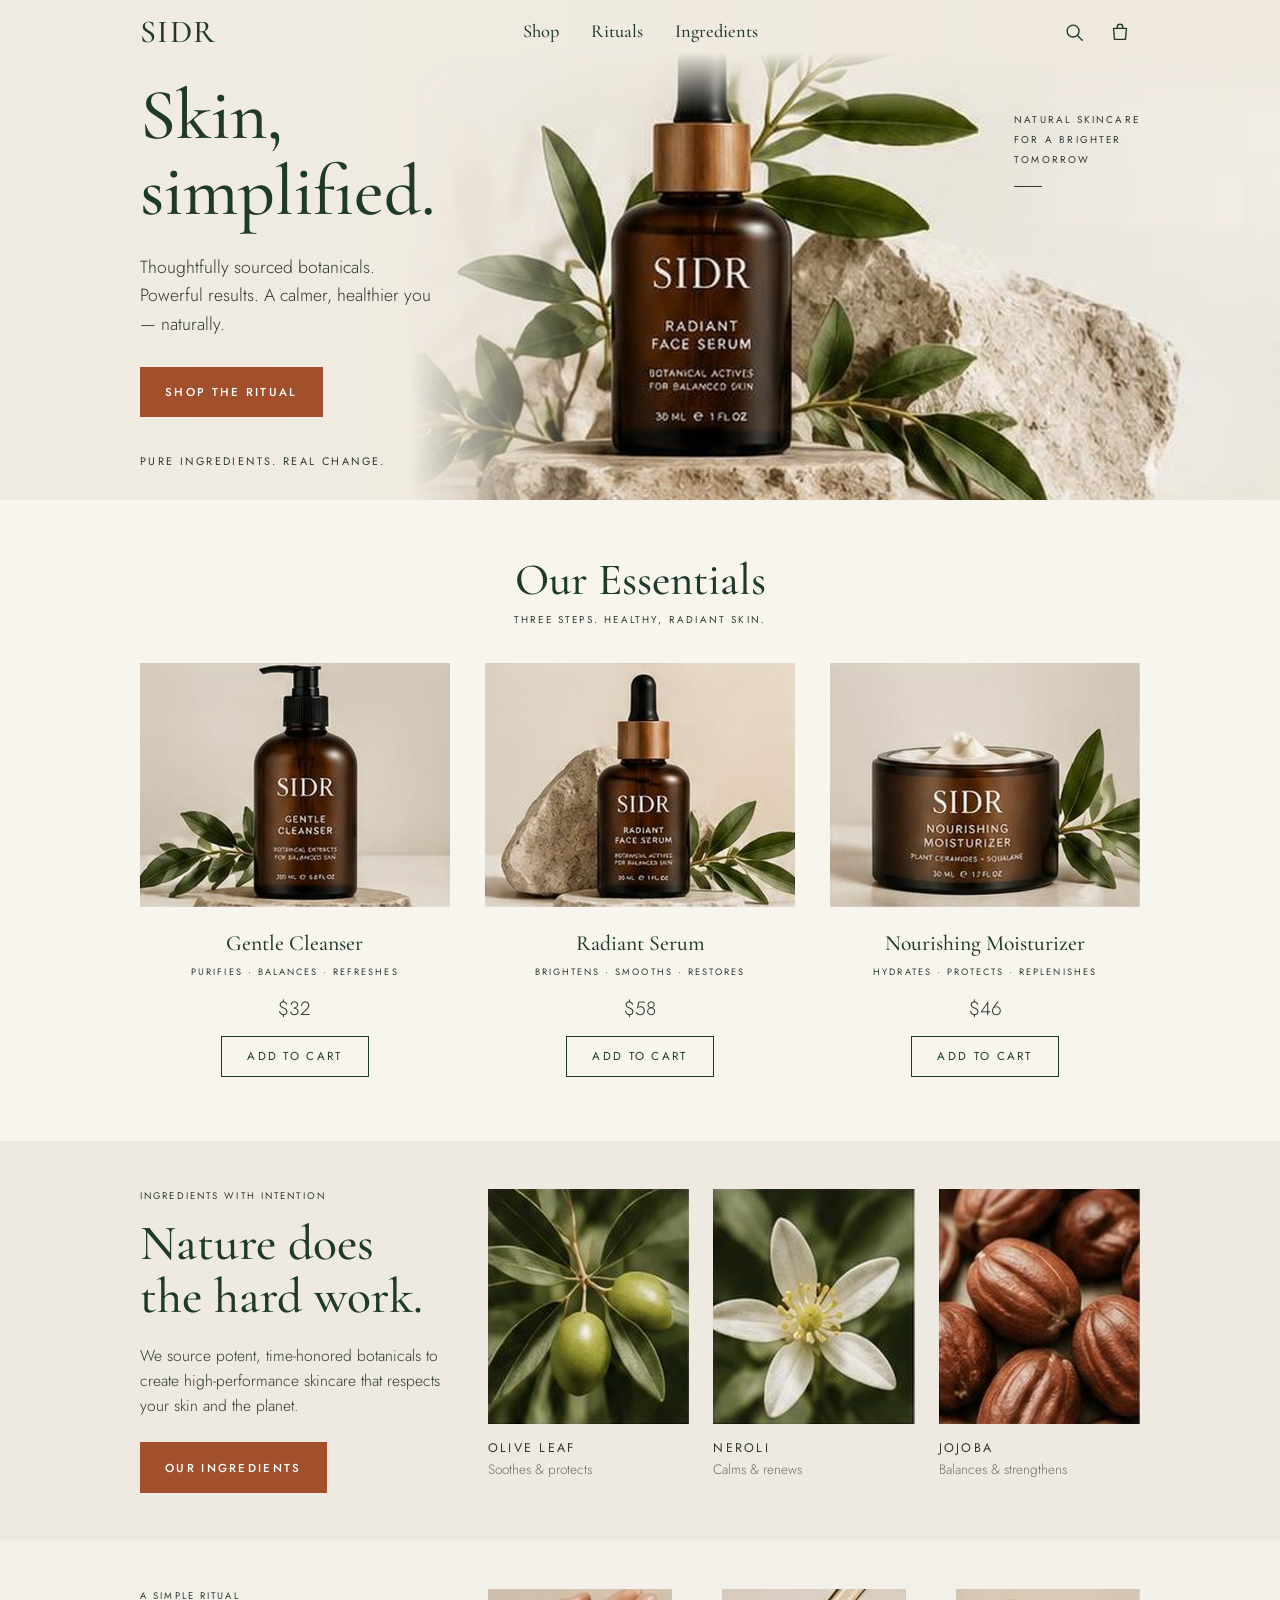
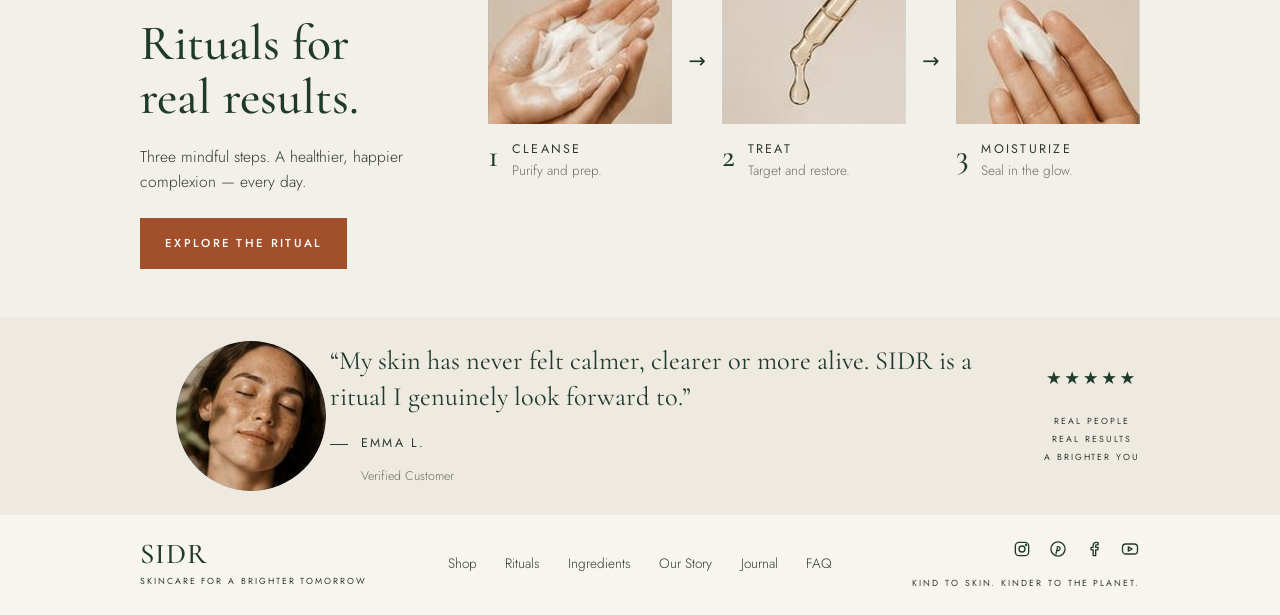
<file: projects/sidr/index.html>
<!DOCTYPE html>
<html lang="en">
<head>
<meta charset="utf-8">
<meta name="viewport" content="width=device-width, initial-scale=1">
<title>SIDR — Natural Skincare, Simplified</title>
<link rel="icon" href="../../favicon.ico?v=2" type="image/x-icon">
<meta name="description" content="SIDR is thoughtfully sourced, botanical skincare for a calmer, healthier complexion.">
<link rel="preconnect" href="https://fonts.googleapis.com">
<link rel="preconnect" href="https://fonts.gstatic.com" crossorigin>
<link href="https://fonts.googleapis.com/css2?family=Cormorant+Garamond:wght@400;500;600&family=Jost:wght@300;400;500&display=swap" rel="stylesheet">
<link rel="stylesheet" href="styles.css">
</head>
<body>
<a class="skip" href="#main">Skip to content</a>

<header class="site-header" id="top">
  <div class="header-inner">
    <a href="#top" class="logo" aria-label="SIDR home">SIDR</a>
    <nav class="nav" id="nav" aria-label="Primary">
      <a href="#shop">Shop</a>
      <a href="#rituals">Rituals</a>
      <a href="#ingredients">Ingredients</a>
    </nav>
    <div class="header-actions">
      <button class="icon-btn" type="button" aria-label="Search products" id="searchBtn">
        <svg viewBox="0 0 24 24" aria-hidden="true"><circle cx="11" cy="11" r="6.5"/><path d="M16 16l5 5"/></svg>
      </button>
      <button class="icon-btn bag-btn" type="button" aria-label="Open cart, 0 items" id="cartBtn" aria-controls="cartDrawer">
        <svg viewBox="0 0 24 24" aria-hidden="true"><path d="M5 8h14l-1 12H6L5 8z"/><path d="M9 8V6.5a3 3 0 0 1 6 0V8"/></svg>
        <span class="badge" id="cartCount" hidden>0</span>
      </button>
      <button class="icon-btn menu-btn" type="button" aria-label="Toggle menu" aria-expanded="false" aria-controls="nav" id="menuBtn">
        <svg viewBox="0 0 24 24" aria-hidden="true"><path d="M4 7h16M4 12h16M4 17h16"/></svg>
      </button>
    </div>
  </div>
</header>

<main id="main">
  <section class="hero">
    <div class="hero-media"><img src="images/hero.jpg" alt="SIDR Radiant Face Serum dropper bottle on a stone pedestal among olive leaves"></div>
    <div class="hero-inner">
      <div class="hero-copy">
        <h1>Skin, simplified.</h1>
        <p class="lead">Thoughtfully sourced botanicals. Powerful results. A calmer, healthier you — naturally.</p>
        <a href="#shop" class="btn btn-solid">Shop the Ritual</a>
        <p class="eyebrow hero-foot">Pure ingredients. Real change.</p>
      </div>
      <p class="hero-side eyebrow">Natural skincare<br>for a brighter<br>tomorrow<span class="dash"></span></p>
    </div>
  </section>

  <section class="essentials" id="shop">
    <div class="container">
      <div class="section-head reveal">
        <h2>Our Essentials</h2>
        <p class="eyebrow">Three steps. Healthy, radiant skin.</p>
      </div>
      <div class="products">
        <article class="product reveal">
          <img src="images/cleanser.jpg" alt="SIDR Gentle Cleanser pump bottle with olive leaves" loading="lazy">
          <h3>Gentle Cleanser</h3>
          <p class="eyebrow">Purifies · Balances · Refreshes</p>
          <p class="price">$32</p>
          <button class="btn btn-outline add-btn" type="button" data-id="cleanser" data-name="Gentle Cleanser" data-price="32" data-img="images/cleanser.jpg">Add to cart</button>
        </article>
        <article class="product reveal">
          <img src="images/serum.jpg" alt="SIDR Radiant Serum dropper bottle beside a stone" loading="lazy">
          <h3>Radiant Serum</h3>
          <p class="eyebrow">Brightens · Smooths · Restores</p>
          <p class="price">$58</p>
          <button class="btn btn-outline add-btn" type="button" data-id="serum" data-name="Radiant Serum" data-price="58" data-img="images/serum.jpg">Add to cart</button>
        </article>
        <article class="product reveal">
          <img src="images/moisturizer.jpg" alt="SIDR Nourishing Moisturizer jar" loading="lazy">
          <h3>Nourishing Moisturizer</h3>
          <p class="eyebrow">Hydrates · Protects · Replenishes</p>
          <p class="price">$46</p>
          <button class="btn btn-outline add-btn" type="button" data-id="moisturizer" data-name="Nourishing Moisturizer" data-price="46" data-img="images/moisturizer.jpg">Add to cart</button>
        </article>
      </div>
    </div>
  </section>

  <section class="ingredients" id="ingredients">
    <div class="container split">
      <div class="split-copy reveal">
        <p class="eyebrow">Ingredients with intention</p>
        <h2>Nature does<br>the hard work.</h2>
        <p>We source potent, time-honored botanicals to create high-performance skincare that respects your skin and the planet.</p>
        <a href="#ingredients" class="btn btn-solid">Our Ingredients</a>
      </div>
      <ul class="tiles">
        <li class="reveal"><img src="images/olive.jpg" alt="Green olives on a branch" loading="lazy"><h3 class="eyebrow-h">Olive Leaf</h3><p>Soothes &amp; protects</p></li>
        <li class="reveal"><img src="images/neroli.jpg" alt="White neroli blossom" loading="lazy"><h3 class="eyebrow-h">Neroli</h3><p>Calms &amp; renews</p></li>
        <li class="reveal"><img src="images/jojoba.jpg" alt="Brown jojoba seeds" loading="lazy"><h3 class="eyebrow-h">Jojoba</h3><p>Balances &amp; strengthens</p></li>
      </ul>
    </div>
  </section>

  <section class="rituals" id="rituals">
    <div class="container split">
      <div class="split-copy reveal">
        <p class="eyebrow">A simple ritual</p>
        <h2>Rituals for<br>real results.</h2>
        <p>Three mindful steps. A healthier, happier complexion — every day.</p>
        <a href="#rituals" class="btn btn-solid">Explore the Ritual</a>
      </div>
      <ol class="steps">
        <li class="reveal"><img src="images/cleanse.jpg" alt="Hands holding cleansing foam" loading="lazy"><div class="step-label"><span class="num">1</span><div><h3 class="eyebrow-h">Cleanse</h3><p>Purify and prep.</p></div></div></li>
        <li class="arrow" aria-hidden="true">→</li>
        <li class="reveal"><img src="images/treat.jpg" alt="Serum dropping from a glass pipette" loading="lazy"><div class="step-label"><span class="num">2</span><div><h3 class="eyebrow-h">Treat</h3><p>Target and restore.</p></div></div></li>
        <li class="arrow" aria-hidden="true">→</li>
        <li class="reveal"><img src="images/moisturize.jpg" alt="Fingertip with moisturizer cream" loading="lazy"><div class="step-label"><span class="num">3</span><div><h3 class="eyebrow-h">Moisturize</h3><p>Seal in the glow.</p></div></div></li>
      </ol>
    </div>
  </section>

  <section class="testimonial">
    <div class="container testi reveal">
      <img class="avatar" src="images/emma.jpg" alt="Portrait of a smiling SIDR customer" loading="lazy">
      <figure>
        <blockquote>“My skin has never felt calmer, clearer or more alive. SIDR is a ritual I genuinely look forward to.”</blockquote>
        <figcaption><span class="line"></span><strong class="eyebrow-h">Emma L.</strong><small>Verified Customer</small></figcaption>
      </figure>
      <div class="rating">
        <div class="stars" role="img" aria-label="5 out of 5 stars">★★★★★</div>
        <p class="eyebrow">Real people<br>Real results<br>A brighter you</p>
      </div>
    </div>
  </section>
</main>

<footer class="site-footer">
  <div class="container foot">
    <div>
      <a href="#top" class="logo" aria-label="SIDR back to top">SIDR</a>
      <p class="eyebrow">Skincare for a brighter tomorrow</p>
    </div>
    <nav class="foot-nav" aria-label="Footer">
      <a href="#shop">Shop</a><a href="#rituals">Rituals</a><a href="#ingredients">Ingredients</a>
      <a href="#top">Our Story</a><a href="#top">Journal</a><a href="#top">FAQ</a>
    </nav>
    <div class="foot-right">
      <div class="social">
        <a href="#top" aria-label="Instagram"><svg viewBox="0 0 24 24" aria-hidden="true"><rect x="4" y="4" width="16" height="16" rx="4.5"/><circle cx="12" cy="12" r="3.6"/><circle cx="16.8" cy="7.2" r=".6"/></svg></a>
        <a href="#top" aria-label="Pinterest"><svg viewBox="0 0 24 24" aria-hidden="true"><circle cx="12" cy="12" r="8.5"/><path d="M11 9.5c2-.8 4 .2 3.4 2.3-.5 1.8-2.2 2.6-3.2 1.7M11.3 11l-1.8 7"/></svg></a>
        <a href="#top" aria-label="Facebook"><svg viewBox="0 0 24 24" aria-hidden="true"><path d="M14 20v-7h2.5l.5-3h-3V8.3c0-.9.4-1.3 1.4-1.3H17V4.3C16.5 4.2 15.7 4 14.8 4 12.7 4 11 5.2 11 7.6V10H8.5v3H11v7z"/></svg></a>
        <a href="#top" aria-label="YouTube"><svg viewBox="0 0 24 24" aria-hidden="true"><rect x="3" y="6" width="18" height="12" rx="4"/><path d="M10 9.5v5l4.5-2.5z"/></svg></a>
      </div>
      <p class="eyebrow">Kind to skin. Kinder to the planet.</p>
    </div>
  </div>
</footer>

<div class="overlay" id="overlay" hidden></div>
<aside class="drawer" id="cartDrawer" role="dialog" aria-modal="true" aria-labelledby="cartTitle" aria-hidden="true">
  <div class="drawer-head">
    <h2 id="cartTitle">Your Bag</h2>
    <button class="icon-btn" type="button" id="closeCart" aria-label="Close cart"><svg viewBox="0 0 24 24" aria-hidden="true"><path d="M6 6l12 12M18 6L6 18"/></svg></button>
  </div>
  <ul class="cart-list" id="cartList"></ul>
  <p class="cart-empty" id="cartEmpty">Your bag is empty.</p>
  <div class="drawer-foot">
    <div class="subtotal"><span>Subtotal</span><strong id="cartSubtotal">$0</strong></div>
    <button class="btn btn-solid" type="button" id="checkoutBtn">Checkout</button>
    <p class="note" id="cartNote" role="status"></p>
  </div>
</aside>

<script src="script.js"></script>
</body>
</html>
</file>
<file: projects/masar/styles.css>
:root{--bg:#f6f1ea;--sand:#ece3d6;--ink:#2a1d17;--muted:#6f5f55;--terra:#a8461d;--terra-d:#8c3714;--line:#d9ccbb;--serif:"Cormorant Garamond",Georgia,serif;--sans:"Jost",system-ui,sans-serif}
*{box-sizing:border-box;margin:0;padding:0}
html{scroll-behavior:smooth;scroll-padding-top:70px}
body{font-family:var(--sans);background:var(--bg);color:var(--ink);line-height:1.5;-webkit-font-smoothing:antialiased;overflow-x:hidden}
img{display:block;max-width:100%}
a{color:inherit;text-decoration:none}
ul,ol{list-style:none}
button,input{font:inherit;color:inherit}
:focus-visible{outline:2px solid var(--terra);outline-offset:3px}
.sr{position:absolute;width:1px;height:1px;overflow:hidden;clip:rect(0 0 0 0)}
.skip{position:absolute;left:-999px;top:8px;background:var(--ink);color:#fff;padding:8px 14px;z-index:200}
.skip:focus{left:8px}
.wrap{width:min(1180px,100% - 48px);margin:0 auto}
h1,h2,h3{font-family:var(--serif);font-weight:500;line-height:1.08}
h2{font-size:clamp(2rem,4.2vw,3rem)}
.eyebrow{font-size:.68rem;letter-spacing:.24em;text-transform:uppercase;color:var(--muted);margin-bottom:6px}
.btn{display:inline-flex;align-items:center;gap:10px;background:var(--terra);color:#fff;border:0;border-radius:3px;padding:14px 22px;font-size:.92rem;font-weight:500;cursor:pointer;transition:background .2s,transform .2s}
.btn:hover{background:var(--terra-d);transform:translateY(-1px)}
.btn-sm{padding:10px 16px;font-size:.78rem}
.btn-ghost{background:transparent;color:var(--terra);border:1px solid var(--terra);margin-top:18px;padding:10px 16px}
.btn-ghost:hover{background:var(--terra);color:#fff}
.link-arrow{font-size:.85rem;white-space:nowrap}
.link-arrow:hover,.read:hover{color:var(--terra)}

/* header */
.site-header{position:fixed;inset:0 0 auto;z-index:50;transition:background .3s,box-shadow .3s,padding .3s;padding:14px 0}
.site-header.scrolled{background:rgba(246,241,234,.94);backdrop-filter:blur(10px);box-shadow:0 1px 0 var(--line);padding:6px 0}
.header-in{display:flex;align-items:center;gap:40px}
.logo{display:block;line-height:1}
.logo-name{display:block;font-family:var(--serif);font-size:2.1rem;letter-spacing:.2em;font-weight:500}
.logo-tag{display:block;font-size:.55rem;letter-spacing:.24em;text-transform:uppercase;color:var(--muted);margin-top:8px;line-height:1.5}
.nav{display:flex;gap:34px;font-size:.8rem}
.nav a{position:relative;padding:4px 0}
.nav a::after{content:"";position:absolute;left:0;bottom:0;height:1px;width:0;background:var(--terra);transition:width .25s}
.nav a:hover::after{width:100%}
.nav-cta{display:none}
.header-actions{margin-left:auto;display:flex;align-items:center;gap:18px}
.icon-btn{background:none;border:0;cursor:pointer;padding:6px;display:grid;place-items:center}
.burger{display:none;width:40px;height:40px;gap:5px;align-content:center}
.burger span{display:block;width:22px;height:1.5px;background:var(--ink);transition:transform .25s,opacity .25s}
.burger[aria-expanded=true] span:nth-child(1){transform:translateY(6.5px) rotate(45deg)}
.burger[aria-expanded=true] span:nth-child(2){opacity:0}
.burger[aria-expanded=true] span:nth-child(3){transform:translateY(-6.5px) rotate(-45deg)}
.search{background:var(--bg);border-top:1px solid var(--line);padding:14px 0}
.search input{width:100%;padding:12px 14px;border:1px solid var(--line);border-radius:3px;background:#fff}
.search-res a{display:block;padding:10px 4px;border-bottom:1px solid var(--line);cursor:pointer}
.search-res{margin-top:6px;font-size:.9rem}

/* hero */
.hero{position:relative;min-height:min(730px,100vh);min-height:clamp(560px,52vw,740px);display:flex;align-items:center;background:#d9b896 url(images/hero.jpg) right top/cover no-repeat;isolation:isolate}
.hero::before{content:"";position:absolute;inset:0;z-index:-1;background:linear-gradient(90deg,rgba(240,226,208,.96) 0%,rgba(240,226,208,.85) 32%,rgba(240,226,208,0) 62%),linear-gradient(180deg,rgba(240,226,208,.7),rgba(240,226,208,0) 28%)}
.hero-in{padding:120px 0 60px 32px}
.hero h1{font-size:clamp(2.8rem,6vw,4.6rem);margin-bottom:22px;letter-spacing:-.01em}
.lead{font-size:1.02rem;margin-bottom:30px;max-width:30em}
.hero-side{position:absolute;right:max(24px,calc((100% - 1180px)/2 - 20px));top:28%;border-left:1px solid #c98b4e;padding-left:10px;font-size:.62rem;letter-spacing:.2em;text-transform:uppercase;color:#7a3d1c;line-height:2;text-shadow:none}
.hero-note{position:absolute;right:max(24px,calc((100% - 1180px)/2 - 20px));bottom:34px;text-align:right;font-size:.62rem;letter-spacing:.2em;text-transform:uppercase;color:#fff;line-height:1.9;text-shadow:0 1px 6px rgba(0,0,0,.4)}

.section{padding:clamp(48px,7vw,80px) 0}
.sec-head{display:flex;justify-content:space-between;align-items:flex-end;gap:20px;margin-bottom:28px}
.cards{display:grid;grid-template-columns:repeat(3,1fr);gap:18px}
.dest{position:relative;border-radius:4px;overflow:hidden;aspect-ratio:1/.84;background:#4a2e20}
.dest img{width:100%;height:100%;object-fit:cover;transition:transform .8s}
.dest:hover img{transform:scale(1.05)}
.dest::after{content:"";position:absolute;inset:0;background:linear-gradient(180deg,transparent 45%,rgba(40,20,10,.85));pointer-events:none}
.dest-cap{position:absolute;left:18px;right:60px;bottom:18px;z-index:2;color:#fff}
.dest-cap h3{font-size:1.6rem;text-transform:uppercase;letter-spacing:.03em;font-weight:400}
.dest-cap p{font-size:.82rem;opacity:.92}
.dest-btn{position:absolute;inset:0;z-index:3;background:none;border:0;cursor:pointer;color:#fff;text-align:right;padding:0 20px 20px 0;display:flex;align-items:flex-end;justify-content:flex-end;font-size:1.1rem}
.dest-btn:focus-visible{outline-offset:-4px;outline-color:#fff}

/* plan */
.plan{background:var(--sand);padding:clamp(40px,5vw,56px) 0}
.plan-in{display:grid;grid-template-columns:minmax(260px,.9fr) 2fr;gap:40px;align-items:center}
.plan-intro h2{margin-bottom:12px}
.plan-intro p:not(.eyebrow){margin-bottom:22px;max-width:16em}
.steps{display:grid;grid-template-columns:repeat(4,1fr);position:relative;text-align:center}
.steps::before{content:"";position:absolute;left:12%;right:12%;top:24px;border-top:1px dotted #b9a58f}
.steps li{position:relative}
.ico{display:grid;place-items:center;width:48px;height:48px;margin:0 auto 22px;border-radius:50%;background:#e6cfb8;color:var(--terra-d);position:relative}
.steps h3{font-family:var(--sans);font-size:.78rem;letter-spacing:.14em;text-transform:uppercase;font-weight:600;margin-bottom:8px}
.steps p{font-size:.78rem;color:var(--muted)}

/* journal */
.post-img{position:relative;display:block;border-radius:4px;overflow:hidden;aspect-ratio:2.2/1}
.post-img img{width:100%;height:100%;object-fit:cover;transition:transform .8s}
.post:hover .post-img img{transform:scale(1.05)}
.arr{position:absolute;right:14px;bottom:8px;color:#fff;font-size:1.1rem}
.post .cat{font-size:.6rem;letter-spacing:.16em;text-transform:uppercase;color:var(--muted);margin:12px 0 2px}
.post h3{font-size:1.45rem;margin-bottom:6px}
.post p:not(.cat){font-size:.84rem;color:var(--muted);margin-bottom:10px}
.read{font-size:.78rem;color:var(--terra)}

/* newsletter */
.news{background:#6b4a38 url(images/newsletter.jpg) right center/cover no-repeat;color:#fff;position:relative;padding:56px 0;isolation:isolate}
.news::before{content:"";position:absolute;inset:0;z-index:-1;background:linear-gradient(90deg,rgba(50,36,32,.78),rgba(50,36,32,.35) 55%,rgba(50,36,32,.05))}
.news .eyebrow{color:#f0ddc8}
.news-in{display:flex;justify-content:space-between;align-items:center;gap:30px;flex-wrap:wrap;padding-left:4px}
.news h2{margin-bottom:10px}
.news-form{display:flex;flex-wrap:wrap;gap:0;width:min(100%,540px);position:relative}
.news-form input{flex:1;min-width:0;padding:15px 16px;border:0;border-radius:3px 0 0 3px;background:#fff;color:var(--ink)}
.news-form .btn{border-radius:0 3px 3px 0;padding:15px 26px}
.form-msg{position:absolute;top:100%;left:0;margin-top:10px;font-size:.88rem;text-shadow:0 1px 4px rgba(0,0,0,.5)}
.form-msg.err{color:#ffd2c0}

/* footer */
.footer{padding:36px 0 40px}
.foot-in{display:grid;grid-template-columns:1fr 2fr 1fr;gap:24px;align-items:start}
.foot-mid{text-align:center}
.foot-mid nav{display:flex;justify-content:center;gap:34px;font-size:.78rem;flex-wrap:wrap}
.foot-mid a:hover,.legal a:hover{color:var(--terra)}
.copy{font-size:.6rem;letter-spacing:.14em;text-transform:uppercase;color:var(--muted);margin-top:22px}
.foot-end{display:flex;flex-direction:column;align-items:flex-end;gap:22px}
.social{display:flex;gap:16px}
.legal{display:flex;gap:26px;font-size:.6rem;letter-spacing:.16em;text-transform:uppercase;color:var(--muted)}

/* modals */
.modal{position:fixed;inset:0;z-index:100;display:grid;place-items:center;padding:16px}
.modal[hidden]{display:none}
.modal-bg{position:absolute;inset:0;background:rgba(30,18,12,.6);animation:fade .25s}
.dialog{position:relative;background:var(--bg);width:min(560px,100%);max-height:92vh;overflow:auto;border-radius:6px;animation:pop .3s}
.dialog.planner{width:min(860px,100%)}
.dialog img{width:100%;aspect-ratio:2/1;object-fit:cover}
.dialog-body{padding:28px}
.dialog-body h2{margin-bottom:12px}
.dialog-body>p{margin-bottom:14px;color:var(--muted)}
.facts{display:flex;flex-wrap:wrap;gap:8px;margin-bottom:20px}
.facts li{background:var(--sand);padding:5px 12px;border-radius:99px;font-size:.78rem}
.close{position:absolute;top:10px;right:12px;z-index:3;width:38px;height:38px;border-radius:50%;border:0;background:rgba(246,241,234,.92);font-size:1.5rem;line-height:1;cursor:pointer}
.planner-grid{display:grid;grid-template-columns:1fr 1.2fr;gap:28px;margin-top:18px}
.lbl{display:block;font-size:.72rem;letter-spacing:.14em;text-transform:uppercase;color:var(--muted);margin:0 0 6px}
.planner input[type=date]{width:100%;padding:11px 12px;border:1px solid var(--line);border-radius:3px;background:#fff;margin-bottom:20px}
.prow{display:flex;align-items:center;gap:10px;padding:10px 12px;border:1px solid var(--line);border-radius:4px;margin-bottom:8px;background:#fff}
.prow.on{border-color:var(--terra);background:#fbf3ea}
.prow label{flex:1;display:flex;align-items:center;gap:10px;cursor:pointer;font-family:var(--serif);font-size:1.25rem}
.prow input[type=checkbox]{accent-color:var(--terra);width:18px;height:18px}
.stepper{display:flex;align-items:center;gap:6px;font-size:.85rem}
.stepper button{width:28px;height:28px;border-radius:50%;border:1px solid var(--line);background:#fff;cursor:pointer}
.stepper button:disabled{opacity:.35;cursor:default}
.stepper output{min-width:48px;text-align:center}
.summary{background:var(--sand);border-radius:6px;padding:20px;max-height:380px;overflow:auto}
.summary h3{font-size:1.5rem;margin-bottom:10px}
.summary h3 span{font-family:var(--sans);font-size:.78rem;color:var(--muted);margin-left:6px}
.days li{display:grid;grid-template-columns:64px 1fr;gap:10px;padding:8px 0;border-top:1px solid var(--line);font-size:.86rem}
.days b{font-weight:500;color:var(--terra)}
.days small{display:block;color:var(--muted)}
.empty{color:var(--muted);font-size:.9rem}
.saved{margin-top:12px;font-size:.72rem;color:var(--muted)}
.toast{position:fixed;left:50%;bottom:24px;transform:translate(-50%,30px);background:var(--ink);color:#fff;padding:12px 20px;border-radius:4px;font-size:.88rem;opacity:0;pointer-events:none;transition:.3s;z-index:150}
.toast.show{opacity:1;transform:translate(-50%,0)}
@keyframes fade{from{opacity:0}}
@keyframes pop{from{opacity:0;transform:translateY(16px) scale(.98)}}
body.lock{overflow:hidden}

/* reveal */
.js .reveal{opacity:0;transform:translateY(22px);transition:opacity .8s,transform .8s}
.js .reveal.in{opacity:1;transform:none}
@media (prefers-reduced-motion:reduce){html{scroll-behavior:auto}*{transition:none!important;animation:none!important}.js .reveal{opacity:1;transform:none}}

@media (max-width:960px){
  .cards{grid-template-columns:1fr 1fr}
  .cards .dest:last-child,.cards .post:last-child{grid-column:1/-1}
  .plan-in{grid-template-columns:1fr}
  .foot-in{grid-template-columns:1fr;text-align:left}
  .foot-mid{text-align:left}.foot-mid nav{justify-content:flex-start;gap:22px}
  .foot-end{align-items:flex-start}
  .burger{display:grid}
  .header-cta{display:none}
  .nav{position:fixed;inset:0 0 0 auto;width:min(320px,86vw);background:var(--bg);flex-direction:column;gap:6px;padding:90px 28px 28px;transform:translateX(100%);transition:transform .3s;box-shadow:-8px 0 30px rgba(0,0,0,.15);font-size:1.05rem;visibility:hidden}
  .nav.open{transform:none;visibility:visible}
  .nav a{padding:12px 0;border-bottom:1px solid var(--line)}
  .nav-cta{display:inline-flex;margin-top:18px;justify-content:center}
  .header-actions{position:relative;z-index:60}
  .hero-side{display:none}
}
@media (max-width:640px){
  .wrap{width:calc(100% - 36px)}
  .hero{background-position:70% bottom;align-items:flex-start;min-height:600px}
  .hero::before{background:linear-gradient(180deg,rgba(240,226,208,.95) 0%,rgba(240,226,208,.8) 48%,rgba(240,226,208,0) 80%)}
  .hero-in{padding:120px 0 40px 0}
  .hero-note{display:none}
  .sec-head{flex-direction:column;align-items:flex-start}
  .cards{grid-template-columns:1fr}
  .steps{grid-template-columns:1fr 1fr;row-gap:28px}.steps::before{display:none}
  .planner-grid{grid-template-columns:1fr}
  .news-form{flex-wrap:nowrap;margin-bottom:26px}
  .news .btn{padding:15px 16px}
  .logo-name{font-size:1.6rem}
  .dialog-body{padding:22px}
}
</file>
<file: projects/nabd/styles.css>
:root{--bg:#0b0d0e;--side:#0e1112;--card:#121516;--card2:#171b1c;--line:#23292b;--txt:#f2f5f3;--mut:#8d9795;--lime:#b6ff3b;--lime-d:#8fd62a;--r:14px;--sw:162px}
*{box-sizing:border-box;margin:0;padding:0}
html{scroll-behavior:smooth}
body{font-family:Manrope,system-ui,sans-serif;background:var(--bg);color:var(--txt);line-height:1.4;-webkit-font-smoothing:antialiased;overflow-x:hidden}
a{color:inherit;text-decoration:none}
button,input,select{font:inherit;color:inherit}
ul,ol{list-style:none}
svg{display:block}
:focus-visible{outline:2px solid var(--lime);outline-offset:2px;border-radius:6px}
.sr{position:absolute;width:1px;height:1px;overflow:hidden;clip:rect(0 0 0 0);white-space:nowrap}
.skip{position:absolute;left:-999px;top:8px;background:var(--lime);color:#0b0d0e;padding:8px 14px;border-radius:8px;z-index:100;font-weight:700}
.skip:focus{left:8px}
.muted{color:var(--mut);font-size:13px}.muted.lg{font-size:16px}
.lime{color:var(--lime)}
[hidden]{display:none!important}

.app{display:grid;grid-template-columns:var(--sw) 1fr;min-height:100vh;transition:grid-template-columns .25s}
.app.collapsed{--sw:68px}
.sidebar{background:var(--side);border-right:1px solid var(--line);padding:22px 0;position:sticky;top:0;height:100vh;overflow:hidden}
.brand{display:block;padding:0 22px;margin-bottom:34px}
.brand-row{display:flex;align-items:center;gap:8px}
.logo{width:26px;height:24px;color:var(--lime);flex:none}
.brand-name{font-weight:800;font-size:25px;letter-spacing:.5px}
.tagline{display:block;margin-top:12px;font-size:9.5px;letter-spacing:2px;text-transform:uppercase;color:var(--mut);line-height:1.6}
.nav a{display:flex;align-items:center;gap:14px;padding:0 22px;height:43px;margin-bottom:0;color:#aeb7b4;font-size:14px;font-weight:500;border-right:2px solid transparent;position:relative;white-space:nowrap}
.nav a svg{width:21px;height:21px;flex:none}
.nav a:hover{color:#fff}
.nav a.active{color:var(--lime);background:linear-gradient(90deg,rgba(182,255,59,.16),rgba(182,255,59,.03));border-right-color:var(--lime);border-radius:0 6px 6px 0}
.app.collapsed .nav a span,.app.collapsed .tagline,.app.collapsed .brand-name{display:none}
.app.collapsed .nav a,.app.collapsed .brand{padding-left:23px}

.content{min-width:0;display:flex;flex-direction:column}
.topbar{display:flex;align-items:center;gap:16px;padding:12px 22px 0 22px}
.collapse{display:inline-grid}
.icon-btn{background:none;border:0;width:40px;height:40px;display:grid;place-items:center;cursor:pointer;border-radius:10px;position:relative;color:#dfe5e2}
.icon-btn:hover{background:var(--card2)}
.icon-btn svg{width:22px;height:22px}
.search{flex:0 1 400px;position:relative}
.search svg{position:absolute;left:13px;top:50%;width:18px;height:18px;transform:translateY(-50%);color:#cfd6d3;pointer-events:none}
.search input{width:100%;height:36px;background:var(--card);border:1px solid #2b3234;border-radius:8px;padding:0 12px 0 40px;font-size:13px;outline-offset:2px}
.search input::placeholder{color:#a0aaa7}
.top-right{margin-left:auto;display:flex;align-items:center;gap:14px}
.bell-wrap{position:relative}
.dot{position:absolute;top:8px;right:9px;width:7px;height:7px;border-radius:50%;background:#e38a2e}
.popover{position:absolute;right:0;top:46px;width:270px;background:var(--card2);border:1px solid var(--line);border-radius:12px;padding:14px;z-index:20;box-shadow:0 16px 40px rgba(0,0,0,.5)}
.popover li{font-size:13px;color:#c7cfcc;padding:8px 0;border-top:1px solid var(--line)}
.popover strong{display:block;margin-bottom:6px}
.user{display:flex;align-items:center;gap:10px;font-size:12px}
.user img{width:40px;height:40px;border-radius:50%;object-fit:cover}
.user span{display:flex;flex-direction:column;line-height:1.25}
.user b{font-size:13px;font-weight:600}.user small{color:var(--mut);font-size:11px}
.user>svg{width:16px;height:16px;margin-left:6px}

main{padding:24px 22px 28px;flex:1;outline:0}
.view{animation:fade .3s both}
@keyframes fade{from{opacity:.01}to{opacity:1}}
.hero{display:flex;justify-content:space-between;align-items:flex-start;gap:20px;margin-bottom:22px}
h1{font-weight:700;line-height:1.1}
h1 .greet{display:block;font-size:30px}
h1 .big{display:block;font-size:46px;font-weight:800;margin-top:2px}
.sub{color:#cdd4d1;font-size:13px;margin-top:8px}
.motto{font-size:11px;letter-spacing:2.2px;text-transform:uppercase;font-weight:600;line-height:1.75;margin:4px 0 0;flex:none}
.motto i{display:block;width:22px;height:2px;background:var(--lime);margin-top:12px}
.motto.sm{margin:0}

.card{background:var(--card);border:1px solid var(--line);border-radius:var(--r);padding:18px 18px}
.card h2{font-size:18px;font-weight:700}
.card-head{display:flex;justify-content:space-between;align-items:flex-start;gap:12px;margin-bottom:10px}
.card-head .muted{margin-top:4px}
.row{display:grid;gap:14px;margin-bottom:26px}
.r-top{grid-template-columns:1.05fr 1fr}
.r-mid{grid-template-columns:1fr 0.37fr}
.r-plan{grid-template-columns:repeat(3,1fr)}
.r-health{grid-template-columns:1fr 1fr .78fr}

.act-body{display:flex;align-items:center;gap:34px;padding-top:6px}
.ring{position:relative;width:200px;height:200px;flex:none;filter:drop-shadow(0 0 14px rgba(182,255,59,.35))}
.ring svg{width:100%;height:100%}
.ring circle{fill:none;stroke-width:16}
.ring .track{stroke:#1a1f20}
.ring .prog{stroke:var(--lime);stroke-linecap:round;transition:stroke-dashoffset 1.4s cubic-bezier(.2,.8,.2,1)}
.ring-txt{position:absolute;inset:0;display:flex;flex-direction:column;align-items:center;justify-content:center;font-size:11px;letter-spacing:1px;text-transform:uppercase;color:#d8dedb}
.ring-txt b{font-size:42px;letter-spacing:0;font-weight:700;color:#fff;text-transform:none;line-height:1.1}
.ring-txt b small{font-size:26px;font-weight:600}
.stats{display:grid;gap:12px}
.stats li{display:flex;align-items:center;gap:14px}
.si{width:34px;height:34px;display:grid;place-items:center;color:var(--lime);flex:none}
.si svg{width:22px;height:22px}
.sq{background:#1b2022;border-radius:10px;color:#fff;border:1px solid var(--line)}
.stats b{font-size:20px;font-weight:700;display:block;line-height:1.1}
.stats small{font-size:12.5px;color:#aab3b0}
.act-actions{display:flex;gap:10px;margin-top:16px;flex-wrap:wrap}
.btn{background:var(--lime);color:#0b0d0e;border:0;border-radius:7px;height:34px;padding:0 18px;font-size:13px;font-weight:700;cursor:pointer;display:inline-flex;align-items:center;gap:6px;transition:transform .15s,box-shadow .15s}
.btn svg{width:14px;height:14px}
.btn:hover{box-shadow:0 0 18px rgba(182,255,59,.45);transform:translateY(-1px)}
.btn.ghost{background:transparent;color:var(--lime);border:1px solid #3a4a22}

.workout{padding-bottom:18px}
.done{color:var(--lime);font-size:13px;display:flex;align-items:center;gap:6px;font-weight:500;padding-top:3px}
.done svg{width:18px;height:18px;background:var(--lime);color:#0b0d0e;border-radius:50%;padding:3px}
.done.pending{color:var(--mut)}.done.pending svg{background:#333;color:#999}
.wk-photo{position:relative;border-radius:10px;overflow:hidden;min-height:242px;background:#101314 url(images/workout.jpg) right center/auto 100% no-repeat}
.wk-photo::before{content:"";position:absolute;inset:0;background:linear-gradient(90deg,#101314 25%,rgba(16,19,20,.55) 55%,transparent)}
.wk-txt{position:relative;padding:82px 18px 16px;height:100%}
.wk-txt small{font-size:11px;letter-spacing:1.5px;text-transform:uppercase;display:block;margin-bottom:6px}
.wk-txt h3{font-size:24px;font-weight:700;line-height:1.15;margin-bottom:10px;text-shadow:0 2px 8px #000}
.wk-txt p{display:flex;gap:14px;font-size:12.5px;margin-bottom:14px}
.wk-txt p span{display:flex;gap:6px;align-items:center}
.wk-txt p svg{width:15px;height:15px}.fl{color:#e3c12e}
.wk-photo .btn{height:30px}

.chart-card{padding-bottom:10px}
.select{position:relative}
.select select{appearance:none;-webkit-appearance:none;background:transparent;border:0;color:var(--lime);font-size:13px;font-weight:600;padding:4px 22px 4px 6px;cursor:pointer;border-radius:6px}
.select select option{background:#171b1c;color:#fff}
.select svg{position:absolute;right:4px;top:50%;transform:translateY(-50%);width:14px;height:14px;color:var(--lime);pointer-events:none}
.chart{position:relative;width:100%}
.chart svg{width:100%;height:auto;overflow:visible;display:block}
.chart text{fill:#aab3b0;font-size:11px;font-family:inherit}
.chart .grid{stroke:#242a2c;stroke-width:1}
.chart .line{fill:none;stroke:var(--lime);stroke-width:2.2;stroke-linecap:round;filter:drop-shadow(0 0 4px rgba(182,255,59,.5))}
.chart .pt{fill:var(--lime);stroke:#121516;stroke-width:2;cursor:pointer;transition:r .15s}
.chart .pt:hover,.chart .pt:focus,.chart .pt.on{r:6.5;outline:0}
.chart .bar-r{fill:#2a3a14;transition:fill .15s}
.chart .bar-r.last,.chart .bar-r:hover{fill:var(--lime)}
.tip{position:absolute;pointer-events:none;background:#1d2224;border:1px solid #33401c;color:#fff;font-size:12px;padding:6px 10px;border-radius:8px;transform:translate(-50%,-130%);white-space:nowrap;z-index:5}
.tip b{color:var(--lime)}
.trend{display:flex;flex-direction:column;justify-content:center;padding:22px}
.trend-big{display:flex;align-items:center;gap:10px;color:var(--lime);font-size:26px}
.trend-big svg{width:24px;height:24px}
.trend hr{border:0;border-top:1px solid var(--line);margin:18px 0}
.msg{font-size:14px;color:#d6dcd9;line-height:1.5}

.sec-head{display:flex;justify-content:space-between;align-items:center;margin:0 0 14px}
.sec-head h2{font-size:19px;font-weight:700}
.more{color:var(--lime);font-size:13px;font-weight:600;display:flex;align-items:center;gap:6px}
.more svg{width:14px;height:14px}

.plan{position:relative;overflow:hidden;min-height:208px;display:flex;flex-direction:column;justify-content:flex-end;background:#101314 var(--img) right top/auto 100% no-repeat;transition:border-color .2s,transform .2s}
.plan::before{content:"";position:absolute;inset:0;background:linear-gradient(90deg,#101314 20%,rgba(16,19,20,.5) 60%,rgba(16,19,20,.1)),linear-gradient(0deg,#101314 4%,transparent 45%)}
.plan>*{position:relative}
.plan:hover{border-color:#41531f;transform:translateY(-3px)}
.pi{position:absolute!important;left:18px;top:56px;width:40px;height:40px;border-radius:10px;background:#1b2022;display:grid;place-items:center;color:#fff}
.plan:first-child .pi{color:var(--lime)}.pi svg{width:23px;height:23px}
.plan h3{font-size:20px;font-weight:700}
.plan p{font-size:13px;color:#d1d8d5;margin-top:2px}
.pf{display:flex;justify-content:space-between;align-items:center;font-size:12.5px;margin-top:22px}
.go{width:30px;height:30px;border:1.5px solid var(--lime);border-radius:50%;display:grid;place-items:center;color:var(--lime)}
.go svg{width:14px;height:14px}

.hm-t{display:flex;align-items:center;gap:8px;font-size:13px;font-weight:500;margin-bottom:12px}
.hm-t svg{width:20px;height:20px}.red{color:#ff4d57}.vio{color:#8c7bff}
.hm-main{display:flex;justify-content:space-between;align-items:flex-start;gap:8px}
.hm-main>div:first-child b{font-size:30px;font-weight:700;display:block;line-height:1.2}
.hm-main small{font-size:20px;font-weight:600}
.delta{border-left:1px solid var(--line);padding-left:16px;text-align:right;display:flex;flex-direction:column;align-items:flex-end;margin-top:6px}
.delta b{font-size:16px}.down,.up{color:var(--lime)}
.spark{margin-top:6px}.spark svg{width:100%;height:60px}
.quote{position:relative;overflow:hidden;background:#101314 var(--img) center/cover;display:flex;align-items:center;min-height:150px}
.quote::before{content:"";position:absolute;inset:0;background:linear-gradient(180deg,rgba(10,12,13,.35),rgba(10,12,13,.1))}
.quote p{position:relative;font-size:12px;letter-spacing:2.6px;text-transform:uppercase;line-height:1.9;font-weight:500}
.quote p i{display:block;width:22px;height:2px;background:var(--lime);margin-top:14px}

.session{position:relative;overflow:hidden;display:flex;justify-content:space-between;gap:20px;padding:22px 20px;background:#101314 var(--img) 62% center/auto 135% no-repeat;min-height:200px}
.session::before{content:"";position:absolute;inset:0;background:linear-gradient(90deg,#101314 32%,rgba(16,19,20,.45) 58%,rgba(16,19,20,.8) 85%)}
.session>*{position:relative}
.ses-head{display:flex;gap:12px;align-items:center;font-size:13px}
.ses-head b{display:block;font-weight:600}
.ses-main h3{font-size:25px;font-weight:700;margin:22px 0 6px}
.ses-main>.muted{font-size:13px;color:#c0c8c5}
.meta{display:flex;gap:22px;margin-top:20px;font-size:12.5px;flex-wrap:wrap}
.meta span{display:flex;align-items:center;gap:7px}.meta svg{width:16px;height:16px}
.ses-side{display:flex;flex-direction:column;justify-content:space-between;align-items:flex-start;gap:20px}
.ses-side .btn{height:32px;margin-top:auto;order:2}
.ses-side .motto{order:1}
.ses-side{align-items:flex-end;text-align:left}.ses-side .btn{align-self:flex-start;margin-right:90px}

.footer{display:flex;align-items:center;justify-content:space-between;gap:20px;padding:20px 22px;border-top:1px solid var(--line);font-size:12px;flex-wrap:wrap}
.f-brand{font-size:19px;font-weight:800;width:calc(var(--sw) - 14px)}
.footer nav{display:flex;gap:30px;margin:0 auto}
.footer nav a:hover{color:var(--lime)}
.social{display:flex;gap:16px}.social svg{width:18px;height:18px}
.footer small{font-size:10.5px;letter-spacing:1.5px;text-transform:uppercase}

.page-head{margin-bottom:20px}.page-head h1{font-size:34px}
.grid2{display:grid;grid-template-columns:1fr 1fr;gap:14px;margin-bottom:14px}
.grid3{display:grid;grid-template-columns:repeat(3,1fr);gap:14px;margin-bottom:14px}
.view>.card+.card,.view>.list,.view>.grid2+.card{margin-top:14px}
.grid2 .card+.card{margin-top:0}
.list.flat{margin-top:0!important}
.list{display:grid;gap:10px}
.item{display:flex;align-items:center;gap:14px;background:var(--card);border:1px solid var(--line);border-radius:12px;padding:14px 16px}
.item .grow{flex:1;min-width:0}.item b{display:block;font-weight:600}
.item.done-i{border-color:#33401c}.item.done-i b{text-decoration:line-through;color:var(--mut)}
.flat .item{background:var(--card2);border-radius:10px;padding:10px 14px;margin-bottom:8px}
.tick{width:26px;height:26px;border-radius:50%;border:2px solid #3a4244;background:transparent;cursor:pointer;display:grid;place-items:center;color:transparent;flex:none}
.tick svg{width:14px;height:14px}
.tick[aria-pressed=true]{background:var(--lime);border-color:var(--lime);color:#0b0d0e}
.bar{height:10px;background:#1a1f20;border-radius:10px;overflow:hidden;margin:8px 0 12px}
.bar i{display:block;height:100%;width:0;background:linear-gradient(90deg,var(--lime-d),var(--lime));border-radius:10px;transition:width .6s}
.glasses{display:grid;grid-template-columns:repeat(8,1fr);gap:8px;margin:14px 0}
.glass{aspect-ratio:3/4;border-radius:4px 4px 10px 10px;border:2px solid #34505a;background:linear-gradient(0deg,#0f1819,#0f1819) bottom/100% 0 no-repeat;cursor:pointer;transition:background-size .4s}
.glass[aria-pressed=true]{background:linear-gradient(0deg,#3fc2e8,#2a8fb0) bottom/100% 80% no-repeat;border-color:#3fc2e8}
.macros li{display:flex;justify-content:space-between;font-size:13px;padding:6px 0;border-top:1px solid var(--line);color:#c7cfcc}
.inline-form{display:flex;gap:8px;margin-top:10px;flex-wrap:wrap}
input[type=text],input[type=number],input:not([type]){background:var(--bg);border:1px solid #2b3234;border-radius:8px;padding:0 12px;height:36px;min-width:0}
.inline-form input{flex:1 1 120px}
.link-btn{background:none;border:0;color:#ff7a7a;cursor:pointer;font-size:12px}
.moods{display:flex;gap:10px;margin:8px 0 14px;flex-wrap:wrap}
.mood{font-size:26px;width:54px;height:54px;border-radius:14px;background:var(--card2);border:2px solid transparent;cursor:pointer}
.mood[aria-checked=true]{border-color:var(--lime);box-shadow:0 0 14px rgba(182,255,59,.3)}
.breath{display:grid;place-items:center;height:170px}
.orb{width:90px;height:90px;border-radius:50%;background:radial-gradient(circle,rgba(182,255,59,.5),rgba(182,255,59,.08));border:2px solid var(--lime);display:grid;place-items:center;font-size:12px;font-weight:700;transition:transform 4s linear}
.orb.big{transform:scale(1.7)}
input[type=range]{width:100%;accent-color:var(--lime);margin:10px 0}
.kpi b{font-size:30px;display:block}.kpi span{color:var(--mut);font-size:13px}
.badge{font-size:11px;background:#1d2a0c;color:var(--lime);padding:3px 9px;border-radius:20px}
.join{height:32px}
.board li{display:flex;align-items:center;gap:14px;padding:10px 0;border-top:1px solid var(--line)}
.board li:first-child{border-top:0}
.board .rk{width:26px;height:26px;border-radius:50%;background:var(--card2);display:grid;place-items:center;font-size:12px;font-weight:700}
.board li:first-child .rk{background:var(--lime);color:#0b0d0e}
.board .grow{flex:1}.board em{font-style:normal;color:var(--lime);font-weight:700}
.empty{text-align:center;color:var(--mut);padding:40px 0}
.chips{display:flex;gap:8px;margin:8px 0 14px}
.chip{background:var(--card2);border:1px solid var(--line);border-radius:20px;padding:6px 14px;cursor:pointer;font-size:13px}
.chip:hover{border-color:var(--lime);color:var(--lime)}
.stack{display:flex;flex-direction:column}.stack label{font-size:13px;color:var(--mut);margin:10px 0 6px}
.stack .btn{align-self:flex-start}

dialog{margin:auto;background:var(--card);color:var(--txt);border:1px solid var(--line);border-radius:16px;padding:26px;width:min(440px,92vw);max-height:90vh}
dialog::backdrop{background:rgba(0,0,0,.72);backdrop-filter:blur(3px)}
.dlg-x{position:absolute;right:10px;top:10px}
dialog h2{font-size:24px;margin-bottom:6px}
.timer{text-align:center;margin:14px 0 4px}.timer b{font-size:58px;font-weight:800;color:var(--lime);font-variant-numeric:tabular-nums;letter-spacing:2px}
.ex{margin-top:18px;display:grid;gap:8px}
.ex li{display:flex;align-items:center;gap:12px;background:var(--card2);padding:10px 12px;border-radius:10px;font-size:14px}
.ex .grow{flex:1}.ex small{color:var(--mut)}
.toast{position:fixed;left:50%;bottom:30px;transform:translate(-50%,30px);background:var(--lime);color:#0b0d0e;padding:10px 18px;border-radius:10px;font-weight:700;font-size:13px;opacity:0;pointer-events:none;transition:.3s;z-index:60}
.toast.show{opacity:1;transform:translate(-50%,0)}
.bottom-nav{display:none}

@media(max-width:1100px){
  .r-top,.r-mid{grid-template-columns:1fr}
  .r-health{grid-template-columns:1fr 1fr}.quote{grid-column:1/-1}
  .act-body{gap:24px}
}
@media(max-width:820px){
  .app,.app.collapsed{grid-template-columns:1fr}
  .sidebar,.collapse{display:none}
  .footer{margin-left:0;padding-left:22px;justify-content:center;text-align:center}
  .f-brand{width:auto}.footer nav{margin:0}
  .bottom-nav{display:flex;position:fixed;left:0;right:0;bottom:0;background:rgba(14,17,18,.96);backdrop-filter:blur(10px);border-top:1px solid var(--line);z-index:40;padding:6px 4px calc(6px + env(safe-area-inset-bottom))}
  .bottom-nav a{flex:1;display:flex;flex-direction:column;align-items:center;gap:2px;font-size:10.5px;color:#9aa4a1;padding:6px 0;border-radius:10px}
  .bottom-nav a svg{width:22px;height:22px}
  .bottom-nav a.active{color:var(--lime)}
  body{padding-bottom:70px}
  .r-plan{grid-template-columns:1fr}
  .grid2,.grid3{grid-template-columns:1fr}
  .session{flex-direction:column;background-position:right center}
  .ses-side{flex-direction:row;align-items:center}.ses-side .btn{margin-right:0;order:0}.ses-side .motto{display:none}
}
@media(max-width:560px){
  .topbar{padding:12px 14px 0}.user span,.user>svg{display:none}
  main{padding:18px 14px 24px}
  h1 .greet{font-size:24px}h1 .big{font-size:38px}
  .motto:not(.sm){display:none}
  .act-body{flex-direction:column;align-items:flex-start}
  .ring{align-self:center}
  .r-health{grid-template-columns:1fr}
  .stats{grid-template-columns:1fr 1fr;width:100%;gap:14px}
  .wk-txt{padding-top:60px}
  .hm-main{flex-wrap:wrap}
  .glasses{grid-template-columns:repeat(4,1fr)}
  .footer nav{gap:18px}
}
@media(prefers-reduced-motion:reduce){*{animation:none!important;transition:none!important}}
</file>
<file: projects/sidr/styles.css>
:root{--cream:#f5f1ea;--cream2:#efeae1;--green:#1f3a2b;--rust:#a24f2c;--ink:#2d3a31;--muted:#6b6f64;--line:#d9d2c5;--serif:"Cormorant Garamond",Georgia,serif;--sans:"Jost",system-ui,sans-serif}
*{box-sizing:border-box;margin:0;padding:0}
html{scroll-behavior:smooth;scroll-padding-top:72px}
body{font-family:var(--sans);font-weight:300;background:var(--cream);color:var(--ink);line-height:1.6;overflow-x:hidden}
img{display:block;max-width:100%}
a{color:inherit;text-decoration:none}
ul,ol{list-style:none}
:focus-visible{outline:2px solid var(--rust);outline-offset:3px}
.skip{position:absolute;left:-999px;top:0;background:var(--green);color:#fff;padding:.5rem 1rem;z-index:100}
.skip:focus{left:0}
.container{width:min(1000px,100% - 48px);margin-inline:auto}
h1,h2,h3,.logo,blockquote,.num{font-family:var(--serif);color:var(--green);font-weight:500}
.eyebrow,.eyebrow-h{font-size:.68rem;letter-spacing:.22em;text-transform:uppercase;font-family:var(--sans);font-weight:400;color:var(--ink)}
.eyebrow-h{font-size:.78rem;letter-spacing:.18em}

.site-header{position:fixed;top:0;left:0;right:0;z-index:30;transition:background .3s,box-shadow .3s}
.site-header.scrolled{background:rgba(245,241,234,.95);backdrop-filter:blur(8px);box-shadow:0 1px 0 var(--line)}
.header-inner{width:min(1000px,100% - 48px);margin-inline:auto;display:flex;align-items:center;height:64px;gap:2rem;position:relative}
.logo{font-size:2rem;letter-spacing:.04em;line-height:1}
.nav{display:flex;gap:2rem;position:absolute;left:50%;transform:translateX(-50%)}
.nav a{font-family:var(--serif);font-size:1.15rem;color:var(--green);font-weight:500;padding:.25rem 0;border-bottom:1px solid transparent}
.nav a:hover{border-color:var(--green)}
.header-actions{margin-left:auto;display:flex;gap:.4rem}
.icon-btn{background:none;border:0;cursor:pointer;width:40px;height:40px;display:grid;place-items:center;position:relative;color:var(--green);border-radius:50%}
.icon-btn svg{width:22px;height:22px;fill:none;stroke:currentColor;stroke-width:1.5;stroke-linecap:round;stroke-linejoin:round}
.icon-btn:hover{background:rgba(31,58,43,.08)}
.menu-btn{display:none}
.badge{position:absolute;top:2px;right:0;min-width:18px;height:18px;border-radius:9px;background:var(--rust);color:#fff;font-size:.65rem;font-weight:500;display:grid;place-items:center;padding:0 4px}
.badge[hidden]{display:none}
.badge.bump{animation:bump .35s}
@keyframes bump{50%{transform:scale(1.35)}}

.btn{display:inline-block;font-family:var(--sans);font-size:.72rem;letter-spacing:.2em;text-transform:uppercase;font-weight:500;padding:.95rem 1.5rem;cursor:pointer;border:1px solid transparent;transition:background .2s,color .2s,transform .2s}
.btn-solid{background:var(--rust);color:#fff}
.btn-solid:hover{background:#8a4121}
.btn-outline{background:transparent;color:var(--green);border-color:var(--green);padding:.7rem 1.6rem;font-weight:400}
.btn-outline:hover{background:var(--green);color:#fff}
.btn:active{transform:translateY(1px)}

.hero{position:relative;min-height:500px;height:500px;background:linear-gradient(90deg,#f1ece3,#eee8dd);overflow:hidden;display:flex;align-items:center}
.hero-media{position:absolute;top:52px;right:0;bottom:0;width:68%}
.hero-media img{width:100%;height:100%;object-fit:cover;object-position:left center;-webkit-mask-image:linear-gradient(90deg,transparent,#000 22%),linear-gradient(180deg,transparent,#000 14%);-webkit-mask-composite:source-in;mask-image:linear-gradient(90deg,transparent,#000 22%),linear-gradient(180deg,transparent,#000 14%);mask-composite:intersect}
.hero-inner{position:relative;width:min(1000px,100% - 48px);margin-inline:auto;padding-top:48px}
.hero-copy{max-width:420px}
.hero h1{font-size:clamp(3rem,6vw,4.5rem);line-height:1.05;margin-bottom:1.5rem}
.lead{font-size:1.1rem;max-width:300px;margin-bottom:1.8rem}
.hero-foot{margin-top:2.2rem}
.hero-side{position:absolute;right:0;top:80px;line-height:2;font-size:.62rem}
.dash{display:block;width:28px;height:1px;background:var(--ink);margin-top:1rem}

.essentials{padding:3.5rem 0 4rem;background:#f8f5ef}
.section-head{text-align:center;margin-bottom:2.2rem}
.section-head h2{font-size:clamp(2.2rem,4vw,2.8rem);line-height:1.1}
.section-head .eyebrow{font-size:.62rem;margin-top:.4rem}
.products{display:grid;grid-template-columns:repeat(3,1fr);gap:2.2rem}
.product{text-align:center}
.product img{width:100%;aspect-ratio:277/218;object-fit:cover;margin-bottom:1.2rem}
.product h3{font-size:1.35rem}
.product .eyebrow{font-size:.58rem;margin:.3rem 0 .8rem}
.price{font-size:1.2rem;margin-bottom:.8rem}

.ingredients{background:var(--cream2);padding:3rem 0}
.rituals{background:#f3f0ea;padding:3rem 0}
.split{display:grid;grid-template-columns:300px 1fr;gap:3rem;align-items:start}
.split-copy .eyebrow{font-size:.6rem;margin-bottom:.8rem}
.split-copy h2{font-size:clamp(2.4rem,4vw,3.1rem);line-height:1.08;margin-bottom:1.2rem}
.split-copy p:not(.eyebrow){margin-bottom:1.5rem;font-size:.98rem}
.tiles{display:grid;grid-template-columns:repeat(3,1fr);gap:1.5rem}
.tiles img{aspect-ratio:158/185;width:100%;object-fit:cover;margin-bottom:.9rem}
.tiles p{font-size:.85rem;color:var(--muted)}
.steps{display:grid;grid-template-columns:1fr auto 1fr auto 1fr;gap:1rem;align-items:start}
.steps img{width:100%;aspect-ratio:3/2.2;object-fit:cover;margin-bottom:1rem}
.arrow{align-self:center;color:var(--green);font-size:1.3rem;padding-bottom:3rem}
.step-label{display:flex;gap:.8rem;align-items:flex-start}
.num{font-size:2rem;line-height:1}
.step-label p{font-size:.85rem;color:var(--muted)}

.testimonial{background:var(--cream2);padding:1.5rem 0}
.testi{display:grid;grid-template-columns:150px 1fr auto;gap:2.5rem;align-items:center}
.avatar{width:150px;height:150px;border-radius:50%;object-fit:cover;margin-left:36px}
blockquote{font-size:clamp(1.3rem,2.4vw,1.65rem);line-height:1.35;font-weight:400}
figcaption{display:flex;align-items:center;gap:.8rem;margin-top:1.2rem;flex-wrap:wrap}
.line{width:18px;height:1px;background:var(--ink)}
figcaption small{color:var(--muted);font-size:.78rem;flex-basis:100%;padding-left:calc(18px + .8rem)}
.rating{text-align:center}
.stars{color:var(--green);letter-spacing:.15em;font-size:1.1rem;margin-bottom:1.2rem}
.rating .eyebrow{font-size:.55rem;line-height:2.1}

.site-footer{padding:1.5rem 0 1.6rem;background:#f8f5ef}
.foot{display:grid;grid-template-columns:1fr auto 1fr;align-items:center;gap:1.5rem}
.foot .eyebrow{font-size:.55rem}
.foot .logo{display:block;font-size:1.8rem;margin-bottom:.3rem}
.foot-nav{display:flex;gap:1.8rem;font-size:.85rem}
.foot-nav a:hover{color:var(--rust)}
.foot-right{text-align:right}
.social{display:flex;gap:1rem;justify-content:flex-end;margin-bottom:.6rem}
.social svg{width:20px;height:20px;fill:none;stroke:var(--green);stroke-width:1.6;stroke-linecap:round;stroke-linejoin:round}
.social a:hover svg{stroke:var(--rust)}

.overlay{position:fixed;inset:0;background:rgba(20,30,24,.45);z-index:40;opacity:0;transition:opacity .3s}
.overlay[hidden]{display:none}
.overlay.open{opacity:1}
.drawer{position:fixed;top:0;right:0;bottom:0;width:min(400px,100%);background:var(--cream);z-index:50;transform:translateX(100%);transition:transform .35s ease,visibility .35s;display:flex;flex-direction:column;visibility:hidden}
.drawer.open{transform:none;visibility:visible}
.drawer-head{display:flex;justify-content:space-between;align-items:center;padding:1.2rem 1.5rem;border-bottom:1px solid var(--line)}
.drawer-head h2{font-size:1.7rem}
.cart-list{flex:1;overflow-y:auto;padding:0 1.5rem}
.cart-item{display:grid;grid-template-columns:72px 1fr auto;gap:1rem;padding:1rem 0;border-bottom:1px solid var(--line);align-items:center}
.cart-item img{width:72px;height:72px;object-fit:cover}
.cart-item h3{font-size:1.1rem}
.qty{display:inline-flex;align-items:center;border:1px solid var(--line);margin-top:.4rem}
.qty button{width:28px;height:28px;border:0;background:none;cursor:pointer;font-size:1rem;color:var(--green)}
.qty button:hover{background:rgba(31,58,43,.08)}
.qty span{min-width:26px;text-align:center;font-size:.85rem}
.item-right{text-align:right;font-size:.95rem}
.remove{background:none;border:0;cursor:pointer;color:var(--muted);font-size:.72rem;text-decoration:underline;margin-top:.5rem;font-family:var(--sans)}
.remove:hover{color:var(--rust)}
.cart-empty{padding:2rem 1.5rem;color:var(--muted);text-align:center}
.cart-empty[hidden]{display:none}
.drawer-foot{padding:1.2rem 1.5rem 1.5rem;border-top:1px solid var(--line)}
.subtotal{display:flex;justify-content:space-between;margin-bottom:1rem;font-size:1.05rem}
.drawer-foot .btn{width:100%}
.drawer-foot .btn:disabled{opacity:.5;cursor:not-allowed}
.note{font-size:.8rem;color:var(--muted);margin-top:.7rem;min-height:1.2em;text-align:center}

.reveal{opacity:0;transform:translateY(18px);transition:opacity .7s ease,transform .7s ease}
.reveal.in{opacity:1;transform:none}
@media(prefers-reduced-motion:reduce){html{scroll-behavior:auto}.reveal{opacity:1;transform:none;transition:none}.drawer{transition:none}}

@media(max-width:900px){
  .split{grid-template-columns:1fr;gap:2rem}
  .testi{grid-template-columns:120px 1fr;gap:1.5rem}
  .avatar{width:120px;height:120px;margin-left:0}
  .rating{grid-column:1/-1;display:flex;align-items:center;gap:1.2rem;justify-content:center;text-align:left}
  .stars{margin:0}
  .testimonial{padding:2rem 0}
  .foot{grid-template-columns:1fr;text-align:center}
  .foot-right{text-align:center}.social{justify-content:center}
  .foot-nav{flex-wrap:wrap;justify-content:center;gap:1rem 1.5rem}
}
@media(max-width:720px){
  .menu-btn{display:grid}
  .nav{top:64px;left:0;right:0;transform:none;flex-direction:column;gap:0;background:var(--cream);box-shadow:0 8px 20px rgba(0,0,0,.08);max-height:0;overflow:hidden;visibility:hidden;transition:max-height .3s,visibility .3s}
  .nav.open{max-height:240px;visibility:visible}
  .nav a{padding:1rem 24px;border-bottom:1px solid var(--line);font-size:1.3rem}
  .site-header{background:rgba(245,241,234,.95)}
  .hero{height:auto;min-height:0;display:block;padding:0 0 2rem;background:#f1ece3}
  .hero-media{position:relative;top:0;width:100%;height:280px;margin-top:64px}
  .hero-media img{object-position:70% center;-webkit-mask-image:linear-gradient(180deg,#000 75%,transparent);mask-image:linear-gradient(180deg,#000 75%,transparent)}
  .hero-inner{padding-top:1rem}
  .hero-side{display:none}
  .products{grid-template-columns:1fr;max-width:380px;margin-inline:auto}
  .tiles{gap:.8rem}
  .steps{grid-template-columns:1fr;gap:1.5rem}
  .arrow{display:none}
  .testi{grid-template-columns:1fr;text-align:center;justify-items:center}
  figcaption{justify-content:center}
  figcaption small{padding-left:0;text-align:center}
}
</file>
